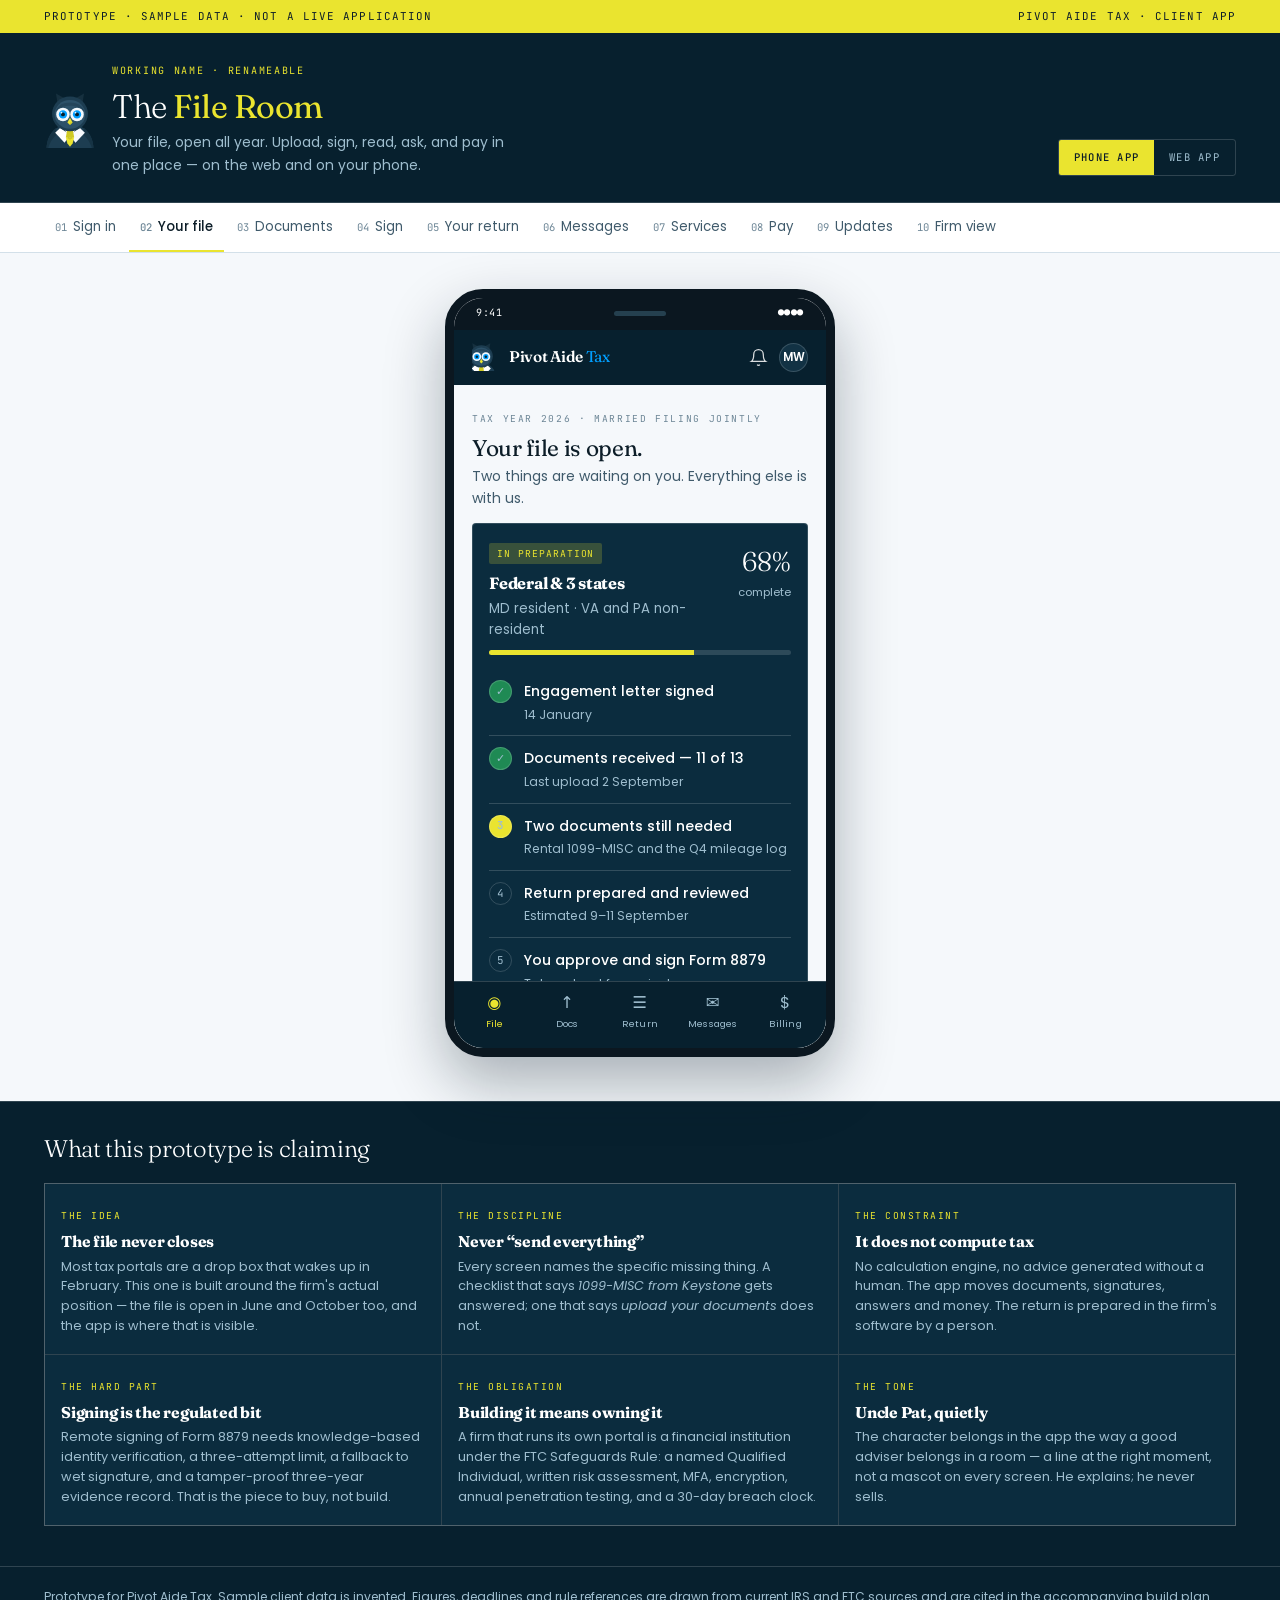
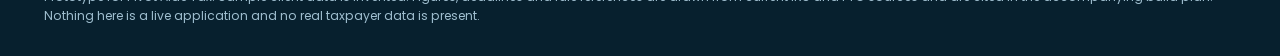
<file: 4 - App Prototype - The File Room (open in any browser).html>
<!DOCTYPE html>
<html lang="en">
<head>
<meta charset="utf-8">
<meta name="viewport" content="width=device-width, initial-scale=1">
<meta name="description" content="The File Room — clickable prototype of the Pivot Aide Tax client app: secure upload, IRS-compliant signing, the prepared return, messaging, services, payment, updates, and the firm-side console.">
<style>html{color-scheme:light dark}body{margin:0}img{max-width:100%}[hidden]{display:none!important}</style>
<title>The File Room</title>
<link rel="stylesheet" href="https://fonts.googleapis.com/css2?family=Fraunces:opsz,wght@9..144,300;9..144,400;9..144,600;9..144,700&family=Poppins:wght@300;400;500;600&family=JetBrains+Mono:wght@400;500&display=swap">

<style>
/* ============================================================
   THE FILE ROOM — Pivot Aide Tax client app prototype
   ============================================================ */
:root{
  --brand:#019FFF;
  --blue:#0A6BA8;
  --blue-dk:#08557F;
  --gold:#EAE42F;
  --gold-dp:#B9B31C;

  --ground:#F5F8FB;
  --surface:#FFFFFF;
  --surface-2:#EDF4F9;
  --ink:#0C1D28;
  --ink-2:#3F5A6B;
  --ink-3:#6E8797;
  --line:#D3E0E9;
  --line-2:#E5EDF3;

  --night:#07202E;
  --night-2:#0B2C3E;
  --night-3:#123244;
  --night-line:rgba(255,255,255,.16);
  --night-ink:#DCEBF3;
  --night-ink-2:#9FBECF;

  --ok:#1F8A54;
  --ok-bg:#E6F5EC;
  --warn:#B45309;
  --warn-bg:#FDF2E2;

  --f-display:'Fraunces', Georgia, 'Times New Roman', serif;
  --f-body:'Poppins', system-ui, -apple-system, 'Segoe UI', sans-serif;
  --f-mono:'JetBrains Mono', ui-monospace, 'SF Mono', Menlo, monospace;
}
@media (prefers-color-scheme: dark){
  :root:not([data-theme="light"]){
    --ground:#061A22; --surface:#0F2B38; --surface-2:#153545;
    --ink:#E6F1F7; --ink-2:#A8C3D2; --ink-3:#7B9AAB;
    --line:#204558; --line-2:#1A3948; --blue:#3FB4FF; --blue-dk:#7CCBFF;
    --gold-dp:#EAE42F; --ok-bg:#0E3324; --warn-bg:#3A2A10;
  }
}
:root[data-theme="dark"]{
  --ground:#061A22; --surface:#0F2B38; --surface-2:#153545;
  --ink:#E6F1F7; --ink-2:#A8C3D2; --ink-3:#7B9AAB;
  --line:#204558; --line-2:#1A3948; --blue:#3FB4FF; --blue-dk:#7CCBFF;
  --gold-dp:#EAE42F; --ok-bg:#0E3324; --warn-bg:#3A2A10;
}

*{ box-sizing:border-box; }
body{ margin:0; background:var(--ground); color:var(--ink);
  font-family:var(--f-body); font-size:15px; line-height:1.6;
  -webkit-font-smoothing:antialiased; }
h1,h2,h3,h4{ font-family:var(--f-display); margin:0; letter-spacing:-.015em;
  line-height:1.12; font-variation-settings:'SOFT' 20; }
p{ margin:0; }
a{ color:inherit; }
button{ font:inherit; color:inherit; }

/* ---------- board chrome ---------- */
.protobar{ background:var(--gold); color:#0C1D28; font-family:var(--f-mono);
  font-size:.68rem; letter-spacing:.1em; text-transform:uppercase; padding:8px 0; }
.shell{ width:100%; max-width:1240px; margin:0 auto; padding:0 24px; }
.protobar .in{ display:flex; gap:16px; flex-wrap:wrap; align-items:center;
  justify-content:space-between; }

.board{ background:var(--night); color:#fff; padding:30px 0 26px;
  border-bottom:1px solid var(--night-line); }
.board .in{ display:flex; gap:30px; align-items:flex-end; justify-content:space-between;
  flex-wrap:wrap; }
.board .id{ display:flex; gap:16px; align-items:center; }
.board .id svg{ width:52px; flex:none; }
.board h1{ font-size:2.05rem; font-weight:300; }
.board h1 em{ font-style:normal; color:var(--gold); font-weight:400; }
.board .tag{ font-family:var(--f-mono); font-size:.63rem; letter-spacing:.17em;
  text-transform:uppercase; color:var(--gold); display:block; margin-bottom:8px; }
.board p{ color:var(--night-ink-2); font-size:.87rem; max-width:46ch; margin-top:7px; }

.toggle{ display:flex; border:1px solid var(--night-line); border-radius:3px; overflow:hidden; flex:none; }
.toggle button{ background:transparent; border:0; color:var(--night-ink-2); cursor:pointer;
  font-family:var(--f-mono); font-size:.66rem; letter-spacing:.12em; text-transform:uppercase;
  padding:9px 15px; }
.toggle button[aria-pressed="true"]{ background:var(--gold); color:#0C1D28; font-weight:500; }

/* ---------- screen tabs ---------- */
.screens{ background:var(--surface); border-bottom:1px solid var(--line);
  position:sticky; top:0; z-index:20; }
.screens .in{ display:flex; gap:2px; overflow-x:auto; scrollbar-width:thin; }
.screens button{ background:transparent; border:0; cursor:pointer; white-space:nowrap;
  padding:13px 11px; font-size:.83rem; color:var(--ink-2);
  border-bottom:2px solid transparent; }
.screens button:hover{ color:var(--blue); }
.screens button[aria-selected="true"]{ color:var(--ink); font-weight:500;
  border-bottom-color:var(--gold); }
.screens .n{ font-family:var(--f-mono); font-size:.66rem; color:var(--ink-3); margin-right:6px; }

/* ---------- stage + device ---------- */
.stage{ padding:36px 0 44px; display:flex; justify-content:center; }
.device{ transition:width .22s ease; }

.device.phone{ width:390px; border:9px solid #0B1720; border-radius:38px;
  box-shadow:0 26px 60px rgba(6,26,38,.32); overflow:hidden; background:var(--surface); }
.device.desk{ width:100%; max-width:1100px; border:1px solid var(--line);
  border-radius:8px; overflow:hidden; box-shadow:0 20px 50px rgba(6,26,38,.14);
  background:var(--surface); }

.notch{ background:#0B1720; color:#fff; display:flex; align-items:center;
  justify-content:space-between; padding:7px 22px 9px;
  font-family:var(--f-mono); font-size:.63rem; letter-spacing:.06em; }
.notch .dot{ width:52px; height:5px; border-radius:3px; background:#25404F; }
.device.desk .notch{ display:none; }

.urlbar{ display:none; background:var(--surface-2); border-bottom:1px solid var(--line);
  padding:10px 16px; align-items:center; gap:10px; }
.device.desk .urlbar{ display:flex; }
.urlbar .lights{ display:flex; gap:6px; }
.urlbar .lights i{ width:10px; height:10px; border-radius:50%; background:var(--line);
  display:block; }
.urlbar .u{ flex:1; background:var(--surface); border:1px solid var(--line); border-radius:3px;
  padding:5px 11px; font-family:var(--f-mono); font-size:.7rem; color:var(--ink-2); }
.urlbar .u b{ color:var(--ink); font-weight:500; }

/* ---------- app frame ---------- */
.app{ display:grid; grid-template-rows:auto 1fr auto; height:718px; background:var(--ground); }
.device.desk .app{ grid-template-columns:216px 1fr; grid-template-rows:auto 1fr;
  height:724px; }
.device.desk .appbar{ grid-column:1 / -1; }
.device.desk .side{ display:flex; }
.device.desk .tabbar{ display:none; }

.appbar{ background:var(--night); color:#fff; padding:13px 18px;
  display:flex; align-items:center; gap:11px; }
.appbar svg.owl{ width:26px; flex:none; }
.appbar .wm{ font-family:var(--f-display); font-weight:600; font-size:.97rem;
  letter-spacing:-.02em; }
.appbar .wm span{ color:var(--brand); font-weight:400; }
.appbar .sp{ flex:1; }
.appbar .bell{ position:relative; width:19px; height:19px; opacity:.85; }
.appbar .bell:after{ content:''; position:absolute; top:-2px; right:-2px; width:8px; height:8px;
  border-radius:50%; background:var(--gold); border:1.5px solid var(--night); }
.appbar .av{ width:29px; height:29px; border-radius:50%; background:var(--night-3);
  display:grid; place-items:center; font-size:.72rem; font-weight:600; color:#fff;
  border:1px solid var(--night-line); }

.side{ display:none; flex-direction:column; background:var(--night-2);
  border-right:1px solid var(--night-line); padding:16px 0; }
.side a{ display:flex; align-items:center; gap:10px; padding:9px 18px; text-decoration:none;
  color:var(--night-ink-2); font-size:.85rem; cursor:pointer; }
.side a:hover{ color:#fff; background:rgba(255,255,255,.05); }
.side a.on{ color:#fff; font-weight:500; box-shadow:inset 3px 0 0 var(--gold);
  background:rgba(255,255,255,.06); }
.side a .ic{ width:16px; text-align:center; font-size:.86rem; opacity:.8; }
.side .grp{ font-family:var(--f-mono); font-size:.58rem; letter-spacing:.16em;
  text-transform:uppercase; color:var(--night-ink-2); opacity:.65; padding:16px 18px 6px; }

.body{ overflow-y:auto; overflow-x:hidden; padding:20px 18px 26px; min-height:0; }
.device.desk .body{ padding:28px 30px 34px; }

.tabbar{ display:flex; background:var(--night); border-top:1px solid var(--night-line);
  padding:8px 4px 12px; }
.tabbar button{ flex:1; background:transparent; border:0; cursor:pointer;
  display:flex; flex-direction:column; align-items:center; gap:4px;
  color:var(--night-ink-2); font-size:.6rem; letter-spacing:.02em; padding:5px 2px; }
.tabbar button .ic{ font-size:1.02rem; line-height:1; }
.tabbar button.on{ color:var(--gold); }

/* ---------- app content primitives ---------- */
.scr{ display:none; }
.scr.on{ display:block; animation:fade .22s ease both; }
@keyframes fade{ from{opacity:0; transform:translateY(5px)} to{opacity:1; transform:none} }

.eyebrow{ font-family:var(--f-mono); font-size:.6rem; letter-spacing:.17em;
  text-transform:uppercase; color:var(--ink-3); }
.h-s{ font-size:1.42rem; font-weight:400; margin:7px 0 3px; }
.device.desk .h-s{ font-size:1.72rem; }
.lede{ color:var(--ink-2); font-size:.87rem; }

.card{ background:var(--surface); border:1px solid var(--line); border-radius:4px;
  padding:16px 16px 15px; margin-top:14px; }
.card.night{ background:var(--night-2); border-color:var(--night-line); color:var(--night-ink); }
.card.night h3, .card.night .h-s{ color:#fff; }
.card.night p{ color:var(--night-ink-2); }
.card h3{ font-size:1.02rem; }
.card .sub{ color:var(--ink-2); font-size:.83rem; margin-top:5px; }

.chip{ display:inline-flex; align-items:center; gap:5px; font-family:var(--f-mono);
  font-size:.6rem; letter-spacing:.1em; text-transform:uppercase; padding:3px 8px;
  border-radius:2px; background:var(--surface-2); color:var(--ink-2); flex:none; }
.chip.ok{ background:var(--ok-bg); color:var(--ok); }
.chip.warn{ background:var(--warn-bg); color:var(--warn); }
.chip.gold{ background:rgba(234,228,47,.2); color:var(--gold-dp); }
.card.night .chip.gold{ color:var(--gold); }
.chip.night{ background:rgba(255,255,255,.1); color:var(--night-ink-2); }

.btn{ display:inline-flex; align-items:center; justify-content:center; gap:8px;
  border:1px solid transparent; border-radius:3px; padding:11px 17px; cursor:pointer;
  font-size:.87rem; font-weight:500; text-decoration:none; }
.btn-g{ background:var(--gold); color:#0C1D28; border-color:var(--gold); }
.btn-b{ background:var(--blue); color:#fff; border-color:var(--blue); }
.btn-o{ background:transparent; border-color:var(--line); color:var(--ink); }
.btn-w{ background:transparent; border-color:var(--night-line); color:#fff; }
.btn.full{ width:100%; }
.btn.sm{ padding:8px 13px; font-size:.8rem; }

.rows{ margin-top:14px; border:1px solid var(--line); border-radius:4px; overflow:hidden;
  background:var(--surface); }
.row{ display:flex; align-items:center; gap:12px; padding:13px 15px;
  border-bottom:1px solid var(--line-2); }
.row:last-child{ border-bottom:0; }
.row .g{ flex:1; min-width:0; }
.row .t{ font-size:.9rem; font-weight:500; }
.row .m{ font-size:.76rem; color:var(--ink-3); margin-top:2px; }
.row .ic{ width:30px; height:30px; border-radius:3px; background:var(--surface-2);
  display:grid; place-items:center; font-size:.9rem; flex:none; }
.rowhead{ background:var(--surface-2); padding:9px 15px; font-family:var(--f-mono);
  font-size:.6rem; letter-spacing:.14em; text-transform:uppercase; color:var(--ink-3);
  border-bottom:1px solid var(--line-2); }

.kv{ display:flex; justify-content:space-between; gap:14px; padding:9px 0;
  border-bottom:1px solid var(--line-2); font-size:.87rem; }
.kv:last-child{ border-bottom:0; }
.kv b{ font-weight:500; font-variant-numeric:tabular-nums; }
.kv span{ color:var(--ink-2); }

.note{ display:flex; gap:11px; align-items:flex-start; margin-top:14px;
  border-left:2px solid var(--gold); padding:11px 0 11px 13px; }
.note svg{ width:30px; flex:none; margin-top:1px; }
.note q{ font-family:var(--f-display); font-size:.98rem; font-weight:300;
  line-height:1.4; quotes:'"' '"'; display:block; }
.note .by{ font-family:var(--f-mono); font-size:.6rem; letter-spacing:.14em;
  text-transform:uppercase; color:var(--ink-3); margin-top:7px; }
.card.night .note .by{ color:var(--night-ink-2); }

.g2{ display:grid; grid-template-columns:1fr 1fr; gap:12px; margin-top:14px; }
.device.phone .g2.stackp{ grid-template-columns:1fr; }
.stat{ background:var(--surface); border:1px solid var(--line); border-radius:4px; padding:13px 14px; }
.stat .n{ font-family:var(--f-display); font-size:1.5rem; font-weight:400;
  font-variant-numeric:tabular-nums; line-height:1.1; }
.stat .l{ font-size:.74rem; color:var(--ink-3); margin-top:4px; }

.field{ margin-top:12px; }
.field label{ display:block; font-size:.78rem; color:var(--ink-2); margin-bottom:5px; }
.field .inp{ border:1px solid var(--line); border-radius:3px; background:var(--surface);
  padding:11px 13px; font-size:.9rem; color:var(--ink); }
.field .inp.ph{ color:var(--ink-3); }

.prog{ height:5px; background:var(--line-2); border-radius:3px; overflow:hidden; margin-top:10px; }
.prog i{ display:block; height:100%; background:var(--gold); }
.card.night .prog{ background:rgba(255,255,255,.14); }

.steps{ counter-reset:s; margin-top:14px; }
.step{ display:flex; gap:12px; padding:11px 0; border-bottom:1px solid var(--line-2); }
.step:last-child{ border-bottom:0; }
.step .n{ counter-increment:s; width:23px; height:23px; border-radius:50%; flex:none;
  border:1px solid var(--line); display:grid; place-items:center;
  font-family:var(--f-mono); font-size:.68rem; color:var(--ink-3); }
.step .n:before{ content:counter(s); }
.step.done .n{ background:var(--ok); border-color:var(--ok); color:#fff; }
.step.done .n:before{ content:'\2713'; }
.step.now .n{ background:var(--gold); border-color:var(--gold); color:#0C1D28; font-weight:600; }
.step .t{ font-size:.88rem; font-weight:500; }
.step .m{ font-size:.77rem; color:var(--ink-3); margin-top:2px; }
.card.night .step{ border-color:var(--night-line); }
.card.night .step .n{ border-color:var(--night-line); color:var(--night-ink-2); }
.card.night .step .m{ color:var(--night-ink-2); }

.opts{ margin-top:13px; display:flex; flex-direction:column; gap:8px; }
.opts label{ display:flex; align-items:center; gap:11px; cursor:pointer;
  border:1px solid var(--night-line); border-radius:3px; padding:11px 13px;
  font-size:.88rem; color:#fff; background:rgba(255,255,255,.03); }
.opts label i{ width:16px; height:16px; border-radius:50%; flex:none;
  border:1.5px solid var(--night-ink-2); display:block; }
.opts label:hover{ border-color:var(--night-ink-2); }
.opts label.pick{ border-color:var(--gold); background:rgba(234,228,47,.09); }
.opts label.pick i{ border-color:var(--gold); box-shadow:inset 0 0 0 3.5px var(--night-2),
  inset 0 0 0 9px var(--gold); }

.drop{ border:1.5px dashed var(--line); border-radius:4px; padding:24px 16px; text-align:center;
  background:var(--surface-2); margin-top:14px; }
.drop .ic{ font-size:1.5rem; }
.drop .t{ font-size:.9rem; font-weight:500; margin-top:7px; }
.drop .m{ font-size:.77rem; color:var(--ink-3); margin-top:4px; }

.msg{ display:flex; gap:10px; margin-top:14px; }
.msg .av{ width:30px; height:30px; border-radius:50%; flex:none; display:grid;
  place-items:center; font-size:.7rem; font-weight:600; background:var(--surface-2);
  color:var(--ink-2); border:1px solid var(--line); }
.msg .bub{ background:var(--surface); border:1px solid var(--line); border-radius:4px;
  padding:11px 13px; font-size:.86rem; }
.msg .who{ font-family:var(--f-mono); font-size:.58rem; letter-spacing:.12em;
  text-transform:uppercase; color:var(--ink-3); margin-bottom:5px; }
.msg.me{ flex-direction:row-reverse; }
.msg.me .bub{ background:var(--surface-2); }
.msg.pat .av{ background:var(--night-2); border-color:var(--night-line); padding:3px; }
.msg.pat .av svg{ width:100%; }

.quick{ display:flex; gap:7px; flex-wrap:wrap; margin-top:14px; }
.quick span{ border:1px solid var(--line); border-radius:20px; padding:6px 12px;
  font-size:.78rem; color:var(--ink-2); cursor:pointer; background:var(--surface); }
.quick span:hover{ border-color:var(--blue); color:var(--blue); }

.svcard{ border:1px solid var(--line); border-radius:4px; background:var(--surface);
  padding:15px; display:flex; flex-direction:column; gap:7px; }
.svcard.flag{ border-color:var(--gold-dp); background:linear-gradient(180deg,rgba(234,228,47,.09),transparent 60%); }
.svcard h3{ font-size:1rem; }
.svcard p{ font-size:.8rem; color:var(--ink-2); flex:1; }
.svcard .pz{ font-family:var(--f-mono); font-size:.8rem; color:var(--ink); }

.seg{ display:flex; border:1px solid var(--line); border-radius:3px; overflow:hidden;
  margin-top:12px; }
.seg div{ flex:1; text-align:center; padding:10px 8px; font-size:.83rem; cursor:pointer;
  color:var(--ink-2); }
.seg div.on{ background:var(--night); color:#fff; font-weight:500; }

.feed{ margin-top:14px; }
.fitem{ display:flex; gap:12px; padding:13px 0; border-bottom:1px solid var(--line-2); }
.fitem:last-child{ border-bottom:0; }
.fitem .d{ width:8px; height:8px; border-radius:50%; background:var(--line); flex:none;
  margin-top:7px; }
.fitem.new .d{ background:var(--gold); }
.fitem .t{ font-size:.88rem; font-weight:500; }
.fitem .m{ font-size:.79rem; color:var(--ink-2); margin-top:3px; }
.fitem .w{ font-family:var(--f-mono); font-size:.62rem; color:var(--ink-3); margin-top:5px; }

.legal{ font-size:.72rem; color:var(--ink-3); margin-top:14px; line-height:1.5; }
.ph{ display:inline-block; font-family:var(--f-mono); font-size:.58rem; letter-spacing:.12em;
  text-transform:uppercase; color:var(--ink-3); border:1px dashed var(--line);
  padding:4px 8px; border-radius:2px; }

/* ---------- annotations under the device ---------- */
.notes{ background:var(--night); color:var(--night-ink); padding:34px 0 40px;
  border-top:1px solid var(--night-line); }
.notes h2{ font-size:1.5rem; font-weight:300; color:#fff; }
.notes .grid{ display:grid; grid-template-columns:repeat(3,1fr); gap:1px;
  background:var(--night-line); border:1px solid var(--night-line); margin-top:20px; }
.notes .c{ background:var(--night-2); padding:18px 16px; }
.notes .c .k{ font-family:var(--f-mono); font-size:.6rem; letter-spacing:.16em;
  text-transform:uppercase; color:var(--gold); }
.notes .c h3{ font-size:.98rem; color:#fff; margin:7px 0 6px; }
.notes .c p{ font-size:.8rem; color:var(--night-ink-2); line-height:1.55; }

.foot{ background:var(--night); color:var(--night-ink-2); font-size:.76rem;
  padding:20px 0 30px; border-top:1px solid var(--night-line); }

@media (max-width:1180px){
  .device.desk{ max-width:100%; }
}
@media (max-width:860px){
  .board .in{ align-items:flex-start; }
  .board h1{ font-size:1.7rem; }
  .notes .grid{ grid-template-columns:1fr; }
  .stage{ padding:24px 0 30px; }
  .device.phone{ width:min(390px,100%); }
}
@media (max-width:430px){
  .device.phone{ border-width:0; border-radius:0; }
  .shell{ padding:0 14px; }
}
</style>
</head>
<body>

<svg width="0" height="0" style="position:absolute" aria-hidden="true">
  <symbol id="pat" viewBox="0 0 200 220">
  <!-- torso -->
  <path d="M100 128 C140 128 172 150 184 186 C188 198 190 209 190 220 L10 220 C10 209 12 198 16 186 C28 150 60 128 100 128 Z" fill="#1D3D51"/>
  <path d="M46 170 C32 184 21 200 16 220 L10 220 C10 209 12 198 16 186 C22 168 33 152 47 141 Z" fill="#163344"/>
  <path d="M154 170 C168 184 179 200 184 220 L190 220 C190 209 188 198 184 186 C178 168 167 152 153 141 Z" fill="#163344"/>
  <!-- shirt behind the collar -->
  <path d="M66 128 L134 128 L100 184 Z" fill="#FFFFFF"/>
  <!-- collar flaps -->
  <path d="M63 141 L100 170 L79 199 L43 161 Z" fill="#FFFFFF"/>
  <path d="M137 141 L100 170 L121 199 L157 161 Z" fill="#FFFFFF"/>
  <path d="M137 141 L100 170 L121 199 L157 161 Z" fill="#E3ECF3" opacity=".3"/>
  <!-- tie -->
  <path d="M89 150 L111 150 L116 178 L84 178 Z" fill="#CFC922"/>
  <path d="M84 178 L116 178 L110 202 L100 214 L90 202 Z" fill="#EAE42F"/>
  <path d="M84 178 L116 178 L100 188 Z" fill="#B4AE18" opacity=".5"/>
  <!-- ear tufts -->
  <path d="M52 46 L46 10 L88 34 Z" fill="#16303F"/>
  <path d="M148 46 L154 10 L112 34 Z" fill="#16303F"/>
  <!-- head -->
  <ellipse cx="100" cy="88" rx="69" ry="67" fill="#1D3D51"/>
  <!-- facial disc -->
  <ellipse cx="100" cy="90" rx="59" ry="55" fill="#2C5169"/>
  <!-- brow -->
  <path d="M100 44 C132 44 152 60 156 82 C146 66 126 57 100 57 C74 57 54 66 44 82 C48 60 68 44 100 44 Z" fill="#24455B"/>
  <!-- eyes -->
  <circle cx="73" cy="90" r="26" fill="#F2F8FC"/>
  <circle cx="127" cy="90" r="26" fill="#F2F8FC"/>
  <circle cx="73" cy="90" r="16" fill="#019FFF"/>
  <circle cx="127" cy="90" r="16" fill="#019FFF"/>
  <circle cx="73" cy="90" r="7.5" fill="#06202D"/>
  <circle cx="127" cy="90" r="7.5" fill="#06202D"/>
  <circle cx="67" cy="83" r="3.4" fill="#FFFFFF" opacity=".92"/>
  <circle cx="121" cy="83" r="3.4" fill="#FFFFFF" opacity=".92"/>
  <!-- beak -->
  <path d="M100 103 L110 121 L100 131 L90 121 Z" fill="#EAE42F"/>
  <path d="M100 121 L110 121 L100 131 Z" fill="#B4AE18" opacity=".45"/>
</symbol>
  <symbol id="pat-av" viewBox="22 4 156 172">
  <!-- torso -->
  <path d="M100 128 C140 128 172 150 184 186 C188 198 190 209 190 220 L10 220 C10 209 12 198 16 186 C28 150 60 128 100 128 Z" fill="#1D3D51"/>
  
  <!-- shirt behind the collar -->
  <path d="M66 128 L134 128 L100 184 Z" fill="#FFFFFF"/>
  <!-- collar flaps -->
  <path d="M63 141 L100 170 L79 199 L43 161 Z" fill="#FFFFFF"/>
  <path d="M137 141 L100 170 L121 199 L157 161 Z" fill="#FFFFFF"/>
  
  <!-- tie -->
  <path d="M89 150 L111 150 L116 178 L84 178 Z" fill="#CFC922"/>
  <path d="M84 178 L116 178 L110 202 L100 214 L90 202 Z" fill="#EAE42F"/>
  
  <!-- ear tufts -->
  <path d="M52 46 L46 10 L88 34 Z" fill="#16303F"/>
  <path d="M148 46 L154 10 L112 34 Z" fill="#16303F"/>
  <!-- head -->
  <ellipse cx="100" cy="88" rx="69" ry="67" fill="#1D3D51"/>
  <!-- facial disc -->
  <ellipse cx="100" cy="90" rx="59" ry="55" fill="#2C5169"/>
  <!-- brow -->
  <path d="M100 44 C132 44 152 60 156 82 C146 66 126 57 100 57 C74 57 54 66 44 82 C48 60 68 44 100 44 Z" fill="#24455B"/>
  <!-- eyes -->
  <circle cx="73" cy="90" r="26" fill="#F2F8FC"/>
  <circle cx="127" cy="90" r="26" fill="#F2F8FC"/>
  <circle cx="73" cy="90" r="16" fill="#019FFF"/>
  <circle cx="127" cy="90" r="16" fill="#019FFF"/>
  <circle cx="73" cy="90" r="7.5" fill="#06202D"/>
  <circle cx="127" cy="90" r="7.5" fill="#06202D"/>
  
  <!-- beak -->
  <path d="M100 103 L110 121 L100 131 L90 121 Z" fill="#EAE42F"/>
  
</symbol>
</svg>

<div class="protobar"><div class="shell in">
  <span>Prototype &middot; sample data &middot; not a live application</span>
  <span>Pivot Aide Tax &middot; client app</span>
</div></div>

<header class="board"><div class="shell in">
  <div class="id">
    <svg viewBox="0 0 200 220" role="img" aria-label="Uncle Pat"><use href="#pat"></use></svg>
    <div>
      <span class="tag">Working name &middot; renameable</span>
      <h1>The <em>File Room</em></h1>
      <p>Your file, open all year. Upload, sign, read, ask, and pay in one place &mdash;
      on the web and on your phone.</p>
    </div>
  </div>
  <div class="toggle" role="group" aria-label="Device">
    <button id="b-phone" aria-pressed="true">Phone app</button>
    <button id="b-desk" aria-pressed="false">Web app</button>
  </div>
</div></header>

<nav class="screens"><div class="shell in" id="tabs">
  <button data-s="signin" aria-selected="false"><span class="n">01</span>Sign in</button>
  <button data-s="home" aria-selected="true"><span class="n">02</span>Your file</button>
  <button data-s="docs" aria-selected="false"><span class="n">03</span>Documents</button>
  <button data-s="sign" aria-selected="false"><span class="n">04</span>Sign</button>
  <button data-s="return" aria-selected="false"><span class="n">05</span>Your return</button>
  <button data-s="msgs" aria-selected="false"><span class="n">06</span>Messages</button>
  <button data-s="svcs" aria-selected="false"><span class="n">07</span>Services</button>
  <button data-s="pay" aria-selected="false"><span class="n">08</span>Pay</button>
  <button data-s="news" aria-selected="false"><span class="n">09</span>Updates</button>
  <button data-s="firm" aria-selected="false"><span class="n">10</span>Firm view</button>
</div></nav>

<div class="stage"><div class="device phone" id="device">

  <div class="notch"><span>9:41</span><span class="dot"></span><span>&#9679;&#9679;&#9679;&#9679;</span></div>

  <div class="urlbar">
    <span class="lights"><i></i><i></i><i></i></span>
    <span class="u">https://<b>file.pivotaidetax.com</b>/dashboard</span>
  </div>

  <div class="app">

    <div class="appbar">
      <svg class="owl" viewBox="22 4 156 172" aria-hidden="true"><use href="#pat-av"></use></svg>
      <span class="wm">Pivot Aide <span>Tax</span></span>
      <span class="sp"></span>
      <svg class="bell" viewBox="0 0 24 24" fill="none" stroke="currentColor" stroke-width="1.6"
        aria-hidden="true"><path d="M18 8A6 6 0 0 0 6 8c0 7-3 9-3 9h18s-3-2-3-9"/><path d="M13.7 21a2 2 0 0 1-3.4 0"/></svg>
      <span class="av">MW</span>
    </div>

    <div class="side" id="side">
      <a data-go="home" class="on"><span class="ic">&#9673;</span>Your file</a>
      <a data-go="docs"><span class="ic">&#8593;</span>Documents</a>
      <a data-go="sign"><span class="ic">&#9998;</span>Sign</a>
      <a data-go="return"><span class="ic">&#9776;</span>Your return</a>
      <a data-go="msgs"><span class="ic">&#9993;</span>Messages</a>
      <span class="grp">Your firm</span>
      <a data-go="svcs"><span class="ic">&#9678;</span>Services</a>
      <a data-go="pay"><span class="ic">$</span>Billing</a>
      <a data-go="news"><span class="ic">&#9679;</span>Updates</a>
    </div>

    <div class="body" id="body">

<!-- ============================== 01 SIGN IN -->
<section class="scr" id="s-signin">
  <div style="text-align:center;padding:14px 0 4px">
    <svg viewBox="0 0 200 220" style="width:74px" aria-hidden="true"><use href="#pat"></use></svg>
    <h2 class="h-s" style="margin-top:12px">Welcome back.</h2>
    <p class="lede">Your file is open. Sign in to see where it stands.</p>
  </div>

  <div class="card">
    <div class="field">
      <label>Email</label>
      <div class="inp">m.whitfield@example.com</div>
    </div>
    <div class="field">
      <label>Password</label>
      <div class="inp">&bull;&bull;&bull;&bull;&bull;&bull;&bull;&bull;&bull;&bull;&bull;&bull;</div>
    </div>
    <div style="margin-top:16px"><span class="btn btn-g full">Continue</span></div>
    <p class="legal" style="text-align:center">Forgot your password?</p>
  </div>

  <div class="card night">
    <span class="chip night">Step 2 of 2</span>
    <h3 style="margin-top:10px">Verification code</h3>
    <p class="sub" style="color:var(--night-ink-2)">We sent a six-digit code to the phone ending
    <b style="color:#fff">&bull;&bull;&bull;&bull; 4417</b>. It expires in ten minutes.</p>
    <div style="display:flex;gap:7px;margin-top:14px">
      <span class="inp" style="flex:1;text-align:center;border-color:var(--night-line);background:var(--night-3);color:#fff">4</span>
      <span class="inp" style="flex:1;text-align:center;border-color:var(--night-line);background:var(--night-3);color:#fff">1</span>
      <span class="inp" style="flex:1;text-align:center;border-color:var(--night-line);background:var(--night-3);color:#fff">9</span>
      <span class="inp" style="flex:1;text-align:center;border-color:var(--night-line);background:var(--night-3);color:#fff">0</span>
      <span class="inp" style="flex:1;text-align:center;border-color:var(--night-line);background:var(--night-3);color:#fff">2</span>
      <span class="inp" style="flex:1;text-align:center;border-color:var(--night-line);background:var(--night-3);color:var(--ink-3)">&nbsp;</span>
    </div>
    <div style="margin-top:16px"><span class="btn btn-g full">Verify and open my file</span></div>
    <p class="legal" style="color:var(--night-ink-2);margin-top:12px">Trust this device for 30 days.
    Passkey and Face&nbsp;ID sign-in available on the phone app.</p>
  </div>

  <p class="legal"><b>Why the second step:</b> multi-factor authentication is required for anyone
  reaching customer information under the FTC Safeguards Rule (16&nbsp;CFR&nbsp;&sect;314.4(c)(5)).
  It is not optional and it cannot be turned off.</p>
</section>

<!-- ============================== 02 HOME -->
<section class="scr on" id="s-home">
  <span class="eyebrow">Tax year 2026 &middot; Married filing jointly</span>
  <h2 class="h-s">Your file is open.</h2>
  <p class="lede">Two things are waiting on you. Everything else is with us.</p>

  <div class="card night">
    <div style="display:flex;justify-content:space-between;align-items:flex-start;gap:12px">
      <div>
        <span class="chip gold">In preparation</span>
        <h3 style="margin-top:10px;color:#fff">Federal &amp; 3 states</h3>
        <p class="sub" style="color:var(--night-ink-2)">MD resident &middot; VA and PA non-resident</p>
      </div>
      <div style="text-align:right;flex:none">
        <div style="font-family:var(--f-display);font-size:1.7rem;color:#fff;font-weight:300">68%</div>
        <div style="font-size:.7rem;color:var(--night-ink-2)">complete</div>
      </div>
    </div>
    <div class="prog"><i style="width:68%"></i></div>
    <div class="steps">
      <div class="step done"><span class="n"></span><div><div class="t" style="color:#fff">Engagement letter signed</div><div class="m">14 January</div></div></div>
      <div class="step done"><span class="n"></span><div><div class="t" style="color:#fff">Documents received &mdash; 11 of 13</div><div class="m">Last upload 2 September</div></div></div>
      <div class="step now"><span class="n"></span><div><div class="t" style="color:#fff">Two documents still needed</div><div class="m">Rental 1099-MISC and the Q4 mileage log</div></div></div>
      <div class="step"><span class="n"></span><div><div class="t" style="color:#fff">Return prepared and reviewed</div><div class="m">Estimated 9&ndash;11 September</div></div></div>
      <div class="step"><span class="n"></span><div><div class="t" style="color:#fff">You approve and sign Form 8879</div><div class="m">Takes about four minutes</div></div></div>
      <div class="step"><span class="n"></span><div><div class="t" style="color:#fff">Filed and accepted</div><div class="m">We watch for the acceptance and tell you</div></div></div>
    </div>
  </div>

  <div class="card" style="border-left:3px solid var(--gold)">
    <span class="chip warn">Needs you</span>
    <h3 style="margin-top:9px">Two documents outstanding</h3>
    <p class="sub">The rental 1099-MISC from Keystone Property Group, and your Q4 mileage log.
    Nothing else is holding the return up.</p>
    <div style="margin-top:13px"><span class="btn btn-g" data-go="docs">Upload them</span></div>
  </div>

  <div class="g2 stackp">
    <div class="stat"><div class="n">$1,240</div><div class="l">Invoice due 15 September</div></div>
    <div class="stat"><div class="n">2</div><div class="l">Unread messages</div></div>
  </div>

  <div class="card">
    <span class="eyebrow">Coming up on your file</span>
    <div class="kv" style="margin-top:9px"><span>Q3 estimated payment</span><b>15 Sep 2026</b></div>
    <div class="kv"><span>Extended individual return deadline</span><b>15 Oct 2026</b></div>
    <div class="kv"><span>Year-end planning call</span><b>Book in November</b></div>
  </div>

  <div class="note">
    <svg viewBox="0 0 200 220" aria-hidden="true"><use href="#pat"></use></svg>
    <div>
      <q>A file that stays open all year is a file nobody has to reconstruct in April.</q>
      <div class="by">Uncle Pat</div>
    </div>
  </div>
</section>

<!-- ============================== 03 DOCUMENTS -->
<section class="scr" id="s-docs">
  <span class="eyebrow">Tax year 2026</span>
  <h2 class="h-s">Documents</h2>
  <p class="lede">Eleven of thirteen in. We tell you exactly what is missing &mdash; never
  &ldquo;send everything.&rdquo;</p>

  <div class="drop">
    <div class="ic">&#8593;</div>
    <div class="t">Drop files here, or take a photo</div>
    <div class="m">PDF, JPG, PNG, HEIC, CSV &middot; up to 50&nbsp;MB each &middot; scanned on arrival</div>
    <div style="margin-top:13px;display:flex;gap:8px;justify-content:center;flex-wrap:wrap">
      <span class="btn btn-b sm">Choose files</span>
      <span class="btn btn-o sm">Use camera</span>
    </div>
  </div>

  <div class="rows">
    <div class="rowhead">Still needed &mdash; 2</div>
    <div class="row">
      <span class="ic">&#9888;</span>
      <div class="g"><div class="t">1099-MISC &mdash; Keystone Property Group</div>
      <div class="m">Rental income &middot; requested 24 August</div></div>
      <span class="chip warn">Needed</span>
    </div>
    <div class="row">
      <span class="ic">&#9888;</span>
      <div class="g"><div class="t">Q4 mileage log</div>
      <div class="m">Schedule C &middot; any format, a spreadsheet is fine</div></div>
      <span class="chip warn">Needed</span>
    </div>
    <div class="rowhead">In review &mdash; 1</div>
    <div class="row">
      <span class="ic">&#9711;</span>
      <div class="g"><div class="t">Closing disclosure &mdash; 214 Halcyon Row</div>
      <div class="m">Uploaded 2 September &middot; Denise is reading it</div></div>
      <span class="chip">In review</span>
    </div>
    <div class="rowhead">Received &mdash; 10</div>
    <div class="row">
      <span class="ic">&#10003;</span>
      <div class="g"><div class="t">W-2 &mdash; Halstead Medical Group</div><div class="m">Uploaded 28 August</div></div>
      <span class="chip ok">Received</span>
    </div>
    <div class="row">
      <span class="ic">&#10003;</span>
      <div class="g"><div class="t">1099-NEC &mdash; Whitfield Design Co.</div><div class="m">Uploaded 28 August</div></div>
      <span class="chip ok">Received</span>
    </div>
    <div class="row">
      <span class="ic">&#10003;</span>
      <div class="g"><div class="t">1098 &mdash; mortgage interest</div><div class="m">Uploaded 26 August</div></div>
      <span class="chip ok">Received</span>
    </div>
    <div class="row">
      <span class="ic">&#10003;</span>
      <div class="g"><div class="t">Brokerage 1099 composite</div><div class="m">Uploaded 26 August</div></div>
      <span class="chip ok">Received</span>
    </div>
    <div class="row">
      <span class="ic">&#10003;</span>
      <div class="g"><div class="t">Prior year return &mdash; TY2025</div><div class="m">Carried over from your file</div></div>
      <span class="chip ok">On file</span>
    </div>
  </div>

  <p class="legal"><b>How your documents are held.</b> Encrypted in transit and at rest, scanned for
  malware on upload, and visible only to you and the staff assigned to your file. Every open,
  download and share is logged. We keep what the law requires us to keep and dispose of the
  rest &mdash; the Safeguards Rule sets a two-year outside limit on customer information no longer
  needed.</p>
</section>

<!-- ============================== 04 SIGN -->
<section class="scr" id="s-sign">
  <span class="eyebrow">Form 8879 &middot; IRS e-file authorization</span>
  <h2 class="h-s">One signature, and we file.</h2>
  <p class="lede">The IRS requires us to prove it was really you. That is the identity check
  below &mdash; not a credit application, and it does not affect your credit.</p>

  <div class="card">
    <div style="display:flex;gap:12px;align-items:center">
      <span class="ic" style="width:40px;height:48px;border:1px solid var(--line);border-radius:2px;display:grid;place-items:center;background:var(--surface-2);font-size:.7rem;font-family:var(--f-mono)">8879</span>
      <div class="g" style="flex:1">
        <div class="t" style="font-weight:500">IRS e-file Signature Authorization</div>
        <div class="m" style="font-size:.77rem;color:var(--ink-3)">Federal &middot; 2 pages &middot; prepared 8 September</div>
      </div>
      <span class="btn btn-o sm">Read it</span>
    </div>
  </div>

  <div class="card night">
    <span class="chip night">Identity check &middot; step 1 of 3</span>
    <h3 style="margin-top:10px">Which of these lenders held a mortgage in your name?</h3>
    <p class="sub" style="color:var(--night-ink-2)">Generated from your credit file. Pick the correct
    answer &mdash; or &ldquo;none of these,&rdquo; which is sometimes right.</p>
    <div class="opts">
      <label><i></i>Cardinal Trust Bank</label>
      <label class="pick"><i></i>Meridian Home Lending</label>
      <label><i></i>Fairwater Savings</label>
      <label><i></i>None of these</label>
    </div>
    <div style="margin-top:14px"><span class="btn btn-g full">Continue</span></div>
    <p class="legal" style="color:var(--night-ink-2);margin-top:12px">You get three attempts. If the
    questions do not work &mdash; and for some people they never do &mdash; we switch you to a
    handwritten signature and nothing is lost.</p>
  </div>

  <div class="card">
    <span class="eyebrow">After the identity check</span>
    <div class="steps">
      <div class="step done"><span class="n"></span><div><div class="t">Read the return</div><div class="m">Completed 8 September</div></div></div>
      <div class="step now"><span class="n"></span><div><div class="t">Verify your identity</div><div class="m">Three multiple-choice questions</div></div></div>
      <div class="step"><span class="n"></span><div><div class="t">Draw or type your signature</div><div class="m">Both spouses sign separately</div></div></div>
      <div class="step"><span class="n"></span><div><div class="t">We transmit the return</div><div class="m">Usually within one business day</div></div></div>
    </div>
  </div>

  <p class="legal"><b>What we keep.</b> IRS Publication 1345 requires the signed form, the date and
  time, your IP address, the login used, the identity-verification result and the signature method,
  held in a tamper-proof record for three years from the later of the due date or the date the IRS
  received the return. The app records all of it automatically.</p>
</section>

<!-- ============================== 05 RETURN -->
<section class="scr" id="s-return">
  <span class="eyebrow">Tax year 2026 &middot; ready for your review</span>
  <h2 class="h-s">Your return is prepared.</h2>
  <p class="lede">Read it, ask about anything on it, then sign. Nothing is filed until you say so.</p>

  <div class="g2">
    <div class="stat"><div class="n">$3,418</div><div class="l">Federal refund</div></div>
    <div class="stat"><div class="n">$612</div><div class="l">Maryland balance due</div></div>
  </div>

  <div class="card">
    <span class="eyebrow">Compared with last year</span>
    <div class="kv" style="margin-top:9px"><span>Total income</span><b>$214,806 &nbsp;<span style="color:var(--ok)">&#9650; 8%</span></b></div>
    <div class="kv"><span>Taxable income</span><b>$168,240</b></div>
    <div class="kv"><span>Effective federal rate</span><b>14.2%</b></div>
    <div class="kv"><span>Total tax</span><b>$30,491 &nbsp;<span style="color:var(--warn)">&#9650; 3%</span></b></div>
  </div>

  <div class="card" style="background:var(--surface-2)">
    <h3>Three things changed from last year</h3>
    <div class="steps">
      <div class="step"><span class="n" style="border:0;background:var(--gold);color:#0C1D28;font-weight:600"></span><div><div class="t">The rental went from a loss to a profit</div><div class="m">Halcyon Row was let for the full year. Schedule E swings $9,100.</div></div></div>
      <div class="step"><span class="n" style="border:0;background:var(--gold);color:#0C1D28;font-weight:600"></span><div><div class="t">You bought equipment in November</div><div class="m">Expensed in full this year rather than depreciated. Worth $2,780 to you.</div></div></div>
      <div class="step"><span class="n" style="border:0;background:var(--gold);color:#0C1D28;font-weight:600"></span><div><div class="t">Pennsylvania is new</div><div class="m">Two months of on-site work created a non-resident filing there.</div></div></div>
    </div>
  </div>

  <div class="rows">
    <div class="rowhead">The return, page by page</div>
    <div class="row"><span class="ic">&#9776;</span><div class="g"><div class="t">Form 1040 and schedules</div><div class="m">14 pages</div></div><span class="chip">Read</span></div>
    <div class="row"><span class="ic">&#9776;</span><div class="g"><div class="t">Schedule C &mdash; Whitfield Design Co.</div><div class="m">3 pages</div></div><span class="chip">Read</span></div>
    <div class="row"><span class="ic">&#9776;</span><div class="g"><div class="t">Schedule E &mdash; 214 Halcyon Row</div><div class="m">2 pages</div></div><span class="chip">Read</span></div>
    <div class="row"><span class="ic">&#9776;</span><div class="g"><div class="t">Maryland 502 &middot; Virginia 763 &middot; Pennsylvania 40NR</div><div class="m">19 pages</div></div><span class="chip">Read</span></div>
  </div>

  <div style="display:flex;gap:9px;margin-top:16px;flex-wrap:wrap">
    <span class="btn btn-g" data-go="sign">Approve and sign</span>
    <span class="btn btn-o" data-go="msgs">Ask about something</span>
    <span class="btn btn-o">Download PDF</span>
  </div>

  <p class="legal">Sample figures for design purposes only. A prepared return in this app is a
  read-only copy of what the firm filed; the app does not compute tax.</p>
</section>

<!-- ============================== 06 MESSAGES -->
<section class="scr" id="s-msgs">
  <span class="eyebrow">Denise R. &middot; your preparer</span>
  <h2 class="h-s">Messages</h2>
  <p class="lede">Questions about your filing, answered where the documents already are.
  No email, no attachments floating around.</p>

  <div class="msg">
    <span class="av">DR</span>
    <div><div class="bub"><div class="who">Denise &middot; 2 Sep, 9:14</div>
    I have the closing disclosure &mdash; thank you. One question: was the Halcyon Row property
    let for the whole year, or was there a vacant stretch after the tenants left in March?</div></div>
  </div>
  <div class="msg me">
    <span class="av">MW</span>
    <div><div class="bub"><div class="who">You &middot; 2 Sep, 9:31</div>
    Vacant for six weeks, then relet from mid-May. I can dig out the new lease if that helps.</div></div>
  </div>
  <div class="msg">
    <span class="av">DR</span>
    <div><div class="bub"><div class="who">Denise &middot; 2 Sep, 9:38</div>
    The lease would help &mdash; upload it whenever. Six weeks vacant while it was
    <em>available</em> to let does not cost you the deduction, so this is good news rather than bad.</div></div>
  </div>
  <div class="msg pat">
    <span class="av"><svg viewBox="22 4 156 172" aria-hidden="true"><use href="#pat-av"></use></svg></span>
    <div><div class="bub" style="background:var(--surface-2)"><div class="who">Uncle Pat &middot; automatic</div>
    Reminder: your Q3 estimated payment is due 15&nbsp;September. The voucher is in your documents,
    and you can pay it from the Billing tab.</div></div>
  </div>

  <div class="quick">
    <span>What do I still owe?</span>
    <span>When will it be filed?</span>
    <span>I got a letter</span>
    <span>Can I add my spouse?</span>
    <span>Book a call</span>
  </div>

  <div class="card" style="margin-top:14px">
    <div class="inp ph" style="border:1px solid var(--line);border-radius:3px;padding:11px 13px">
      Write a message&hellip;</div>
    <div style="display:flex;gap:8px;margin-top:10px;align-items:center">
      <span class="btn btn-o sm">Attach</span>
      <span class="btn btn-b sm">Send</span>
      <span style="flex:1"></span>
      <span class="chip ok">Replies within 1 business day</span>
    </div>
  </div>
</section>

<!-- ============================== 07 SERVICES -->
<section class="scr" id="s-svcs">
  <span class="eyebrow">Everything we do</span>
  <h2 class="h-s">Add to your file.</h2>
  <p class="lede">Prices are the same ones published on the site. Nothing starts until you accept
  a scope in writing.</p>

  <div class="g2 stackp">
    <div class="svcard">
      <h3>Individual return</h3>
      <p>Federal and every state you need. Upfront price, no mystery invoice.</p>
      <span class="pz">from $200</span>
      <span class="btn btn-o sm">Add</span>
    </div>
    <div class="svcard">
      <h3>Business return</h3>
      <p>S-corp, partnership, C-corp. Books reviewed before the return is built.</p>
      <span class="pz">quoted on scope</span>
      <span class="btn btn-o sm">Add</span>
    </div>
    <div class="svcard">
      <h3>Bookkeeping</h3>
      <p>Monthly reconciliation and statements you can actually use.</p>
      <span class="pz">monthly</span>
      <span class="btn btn-o sm">Add</span>
    </div>
    <div class="svcard">
      <h3>Accounting cleanup</h3>
      <p>Catch-up and reconstruction, so the return stands on numbers that are right.</p>
      <span class="pz">quoted on scope</span>
      <span class="btn btn-o sm">Add</span>
    </div>
    <div class="svcard">
      <h3>Audit &amp; resolution</h3>
      <p>Notices, examinations, back taxes, unfiled years.</p>
      <span class="pz">by tier</span>
      <span class="btn btn-o sm">Add</span>
    </div>
    <div class="svcard flag">
      <span class="chip gold">Flagship</span>
      <h3>The Standing File</h3>
      <p>Year-long strategy, a dedicated advisor, premium support. For high-income individuals
      and for businesses.</p>
      <span class="pz">contact for pricing</span>
      <span class="btn btn-g sm">Talk to us</span>
    </div>
  </div>

  <div class="card night">
    <span class="chip night">Free, always</span>
    <h3 style="margin-top:9px">Send us the letter.</h3>
    <p class="sub" style="color:var(--night-ink-2)">Photograph any IRS or state notice and we will
    tell you what it actually says within two business days &mdash; whether or not you are a client.</p>
    <div style="margin-top:13px"><span class="btn btn-w">Upload a notice</span></div>
  </div>
</section>

<!-- ============================== 08 PAY -->
<section class="scr" id="s-pay">
  <span class="eyebrow">Invoice 2026-0418</span>
  <h2 class="h-s">$1,240.00 due</h2>
  <p class="lede">Due 15 September. Pay from the app, or set the file to pay automatically when
  work is approved.</p>

  <div class="card">
    <div class="kv"><span>Individual return &mdash; federal</span><b>$400.00</b></div>
    <div class="kv"><span>Maryland, Virginia, Pennsylvania</span><b>$285.00</b></div>
    <div class="kv"><span>Schedule C &mdash; Whitfield Design Co.</span><b>$310.00</b></div>
    <div class="kv"><span>Schedule E &mdash; one property</span><b>$245.00</b></div>
    <div class="kv"><span><b>Total</b></span><b>$1,240.00</b></div>
  </div>

  <div class="seg">
    <div class="on">Bank transfer</div>
    <div>Card</div>
  </div>

  <div class="card">
    <div style="display:flex;gap:12px;align-items:center">
      <span class="ic" style="width:34px;height:34px;border-radius:3px;background:var(--surface-2);display:grid;place-items:center">&#127974;</span>
      <div style="flex:1">
        <div class="t" style="font-weight:500">Cardinal Trust &bull;&bull;&bull;&bull; 8842</div>
        <div class="m" style="font-size:.77rem;color:var(--ink-3)">Checking &middot; saved March 2026</div>
      </div>
      <span class="chip ok">No fee</span>
    </div>
    <div class="kv" style="margin-top:12px"><span>Amount</span><b>$1,240.00</b></div>
    <div class="kv"><span>Processing fee</span><b>$0.00</b></div>
    <div class="kv"><span><b>Charged to your account</b></span><b>$1,240.00</b></div>
    <div style="margin-top:14px"><span class="btn btn-g full">Pay $1,240.00</span></div>
    <p class="legal">Paying by card adds a processing fee, shown before you confirm and only where
    surcharging is lawful in your state. Bank transfer never carries one &mdash; which is why it is
    the default here.</p>
  </div>

  <div class="rows">
    <div class="rowhead">Payment history</div>
    <div class="row"><span class="ic">&#10003;</span><div class="g"><div class="t">Invoice 2026-0207</div><div class="m">Q1 planning session &middot; paid 3 April</div></div><b style="font-size:.85rem">$350.00</b></div>
    <div class="row"><span class="ic">&#10003;</span><div class="g"><div class="t">Invoice 2025-1140</div><div class="m">TY2025 return &middot; paid 12 Feb 2026</div></div><b style="font-size:.85rem">$1,105.00</b></div>
  </div>

  <p class="legal">Card details are entered on the processor's own hosted page and never touch
  Pivot Aide systems &mdash; the arrangement that keeps the firm in the lightest PCI category.</p>
</section>

<!-- ============================== 09 UPDATES -->
<section class="scr" id="s-news">
  <span class="eyebrow">Your file &middot; and things worth knowing</span>
  <h2 class="h-s">Updates</h2>
  <p class="lede">What changed on your file, plus the deadlines and rule changes that actually
  touch you. Never a newsletter blast.</p>

  <div class="feed">
    <div class="fitem new"><span class="d"></span><div>
      <div class="t">Your Form 8879 is ready to sign</div>
      <div class="m">Once both signatures are in we transmit, usually the next business day.</div>
      <div class="w">Today, 8:02</div></div></div>
    <div class="fitem new"><span class="d"></span><div>
      <div class="t">Denise replied about the Halcyon Row vacancy</div>
      <div class="m">Six weeks vacant while available to let does not cost you the deduction.</div>
      <div class="w">2 Sep, 9:38</div></div></div>
    <div class="fitem"><span class="d"></span><div>
      <div class="t">Pennsylvania added to your file</div>
      <div class="m">Two months of on-site work created a non-resident filing obligation.</div>
      <div class="w">29 Aug</div></div></div>
    <div class="fitem"><span class="d"></span><div>
      <div class="t">Q3 estimated payment due 15 September</div>
      <div class="m">The voucher is in your documents. You can pay it from Billing.</div>
      <div class="w">25 Aug</div></div></div>
    <div class="fitem"><span class="d"></span><div>
      <div class="t">Rule change that affects your rental</div>
      <div class="m">Uncle Pat's read on what changed and whether it moves your number. Two minutes.</div>
      <div class="w">18 Aug</div></div></div>
  </div>

  <div class="card">
    <span class="eyebrow">What you hear about</span>
    <div class="kv" style="margin-top:9px"><span>Something needs you</span><b>Push &middot; email</b></div>
    <div class="kv"><span>Your return moves a stage</span><b>Push &middot; email</b></div>
    <div class="kv"><span>A deadline on your file</span><b>Push &middot; email</b></div>
    <div class="kv"><span>Rule changes that touch you</span><b>Email</b></div>
    <div class="kv"><span>Firm news</span><b>Off</b></div>
  </div>

  <p class="legal">Every notification is something on your file or a rule that changes your number.
  You can turn any of it off, and nothing here is marketing dressed as an alert.</p>
</section>

<!-- ============================== 10 FIRM VIEW -->
<section class="scr" id="s-firm">
  <span class="eyebrow">Staff side &middot; not visible to clients</span>
  <h2 class="h-s">What the firm sees.</h2>
  <p class="lede">The client app is only half the product. The other half is the board that keeps
  ninety files moving without anyone remembering to chase.</p>

  <div class="g2">
    <div class="stat"><div class="n">17</div><div class="l">Waiting on the client</div></div>
    <div class="stat"><div class="n">6</div><div class="l">Ready to review</div></div>
  </div>

  <div class="rows">
    <div class="rowhead">Needs a person today</div>
    <div class="row"><span class="ic">&#9888;</span><div class="g"><div class="t">Okonjo, A. &mdash; 8879 unsigned 6 days</div><div class="m">Two reminders sent &middot; escalate to a call</div></div><span class="chip warn">Chase</span></div>
    <div class="row"><span class="ic">&#9888;</span><div class="g"><div class="t">Brennan Holdings LLC &mdash; KBA failed 3&times;</div><div class="m">Switch to wet signature</div></div><span class="chip warn">Act</span></div>
    <div class="row"><span class="ic">&#9711;</span><div class="g"><div class="t">Whitfield, M. &amp; E. &mdash; 2 docs outstanding</div><div class="m">Auto-reminder goes out tomorrow</div></div><span class="chip">Waiting</span></div>
    <div class="row"><span class="ic">&#9711;</span><div class="g"><div class="t">Ferrante, L. &mdash; IRS notice uploaded</div><div class="m">Free read promised within 2 business days</div></div><span class="chip">Due Thu</span></div>
  </div>

  <div class="card">
    <span class="eyebrow">What the firm side has to carry</span>
    <div class="steps">
      <div class="step"><span class="n" style="border:0;background:var(--night);color:#fff"></span><div><div class="t">Role-based access</div><div class="m">Staff see only files they are assigned. Every view is logged.</div></div></div>
      <div class="step"><span class="n" style="border:0;background:var(--night);color:#fff"></span><div><div class="t">Document request templates</div><div class="m">By return type, so the checklist builds itself.</div></div></div>
      <div class="step"><span class="n" style="border:0;background:var(--night);color:#fff"></span><div><div class="t">Automatic chasing</div><div class="m">Nobody should be remembering who owes a W-2.</div></div></div>
      <div class="step"><span class="n" style="border:0;background:var(--night);color:#fff"></span><div><div class="t">The 8879 evidence record</div><div class="m">Assembled automatically, retained three years, exportable on demand.</div></div></div>
      <div class="step"><span class="n" style="border:0;background:var(--night);color:#fff"></span><div><div class="t">Audit log and retention</div><div class="m">Who touched what, and disposal when the retention clock runs out.</div></div></div>
    </div>
  </div>
</section>

    </div><!-- /body -->

    <div class="tabbar" id="tabbar">
      <button class="on" data-go="home"><span class="ic">&#9673;</span>File</button>
      <button data-go="docs"><span class="ic">&#8593;</span>Docs</button>
      <button data-go="return"><span class="ic">&#9776;</span>Return</button>
      <button data-go="msgs"><span class="ic">&#9993;</span>Messages</button>
      <button data-go="pay"><span class="ic">$</span>Billing</button>
    </div>

  </div><!-- /app -->
</div></div><!-- /device /stage -->

<section class="notes"><div class="shell">
  <h2>What this prototype is claiming</h2>
  <div class="grid">
    <div class="c"><span class="k">The idea</span>
      <h3>The file never closes</h3>
      <p>Most tax portals are a drop box that wakes up in February. This one is built around the
      firm's actual position &mdash; the file is open in June and October too, and the app is where
      that is visible.</p></div>
    <div class="c"><span class="k">The discipline</span>
      <h3>Never &ldquo;send everything&rdquo;</h3>
      <p>Every screen names the specific missing thing. A checklist that says
      <em>1099-MISC from Keystone</em> gets answered; one that says <em>upload your documents</em>
      does not.</p></div>
    <div class="c"><span class="k">The constraint</span>
      <h3>It does not compute tax</h3>
      <p>No calculation engine, no advice generated without a human. The app moves documents,
      signatures, answers and money. The return is prepared in the firm's software by a person.</p></div>
    <div class="c"><span class="k">The hard part</span>
      <h3>Signing is the regulated bit</h3>
      <p>Remote signing of Form 8879 needs knowledge-based identity verification, a three-attempt
      limit, a fallback to wet signature, and a tamper-proof three-year evidence record. That is
      the piece to buy, not build.</p></div>
    <div class="c"><span class="k">The obligation</span>
      <h3>Building it means owning it</h3>
      <p>A firm that runs its own portal is a financial institution under the FTC Safeguards Rule:
      a named Qualified Individual, written risk assessment, MFA, encryption, annual penetration
      testing, and a 30-day breach clock.</p></div>
    <div class="c"><span class="k">The tone</span>
      <h3>Uncle Pat, quietly</h3>
      <p>The character belongs in the app the way a good adviser belongs in a room &mdash; a line
      at the right moment, not a mascot on every screen. He explains; he never sells.</p></div>
  </div>
</div></section>

<footer class="foot"><div class="shell">
  Prototype for Pivot Aide Tax. Sample client data is invented. Figures, deadlines and rule
  references are drawn from current IRS and FTC sources and are cited in the accompanying build
  plan. Nothing here is a live application and no real taxpayer data is present.
</div></footer>

<script>
(function(){
  var device  = document.getElementById('device');
  var tabs    = document.getElementById('tabs');
  var side    = document.getElementById('side');
  var tabbar  = document.getElementById('tabbar');
  var bodyEl  = document.getElementById('body');
  var bPhone  = document.getElementById('b-phone');
  var bDesk   = document.getElementById('b-desk');

  function show(name){
    var found = false;
    document.querySelectorAll('.scr').forEach(function(s){
      var on = (s.id === 's' + '-' + name);
      s.classList.toggle('on', on);
      if(on) found = true;
    });
    if(!found) return;
    tabs.querySelectorAll('button').forEach(function(b){
      b.setAttribute('aria-selected', b.dataset.s === name ? 'true' : 'false');
    });
    side.querySelectorAll('a').forEach(function(a){
      a.classList.toggle('on', a.dataset.go === name);
    });
    tabbar.querySelectorAll('button').forEach(function(b){
      b.classList.toggle('on', b.dataset.go === name);
    });
    bodyEl.scrollTop = 0;
  }

  tabs.addEventListener('click', function(e){
    var b = e.target.closest('button'); if(!b) return; show(b.dataset.s);
  });
  document.addEventListener('click', function(e){
    var g = e.target.closest('[data-go]'); if(!g) return;
    e.preventDefault(); show(g.dataset.go);
  });

  function setDevice(kind){
    device.classList.toggle('phone', kind === 'phone');
    device.classList.toggle('desk',  kind === 'desk');
    bPhone.setAttribute('aria-pressed', kind === 'phone' ? 'true' : 'false');
    bDesk.setAttribute('aria-pressed',  kind === 'desk'  ? 'true' : 'false');
  }
  bPhone.addEventListener('click', function(){ setDevice('phone'); });
  bDesk .addEventListener('click', function(){ setDevice('desk');  });
})();
</script>


</body>
</html>
</file>
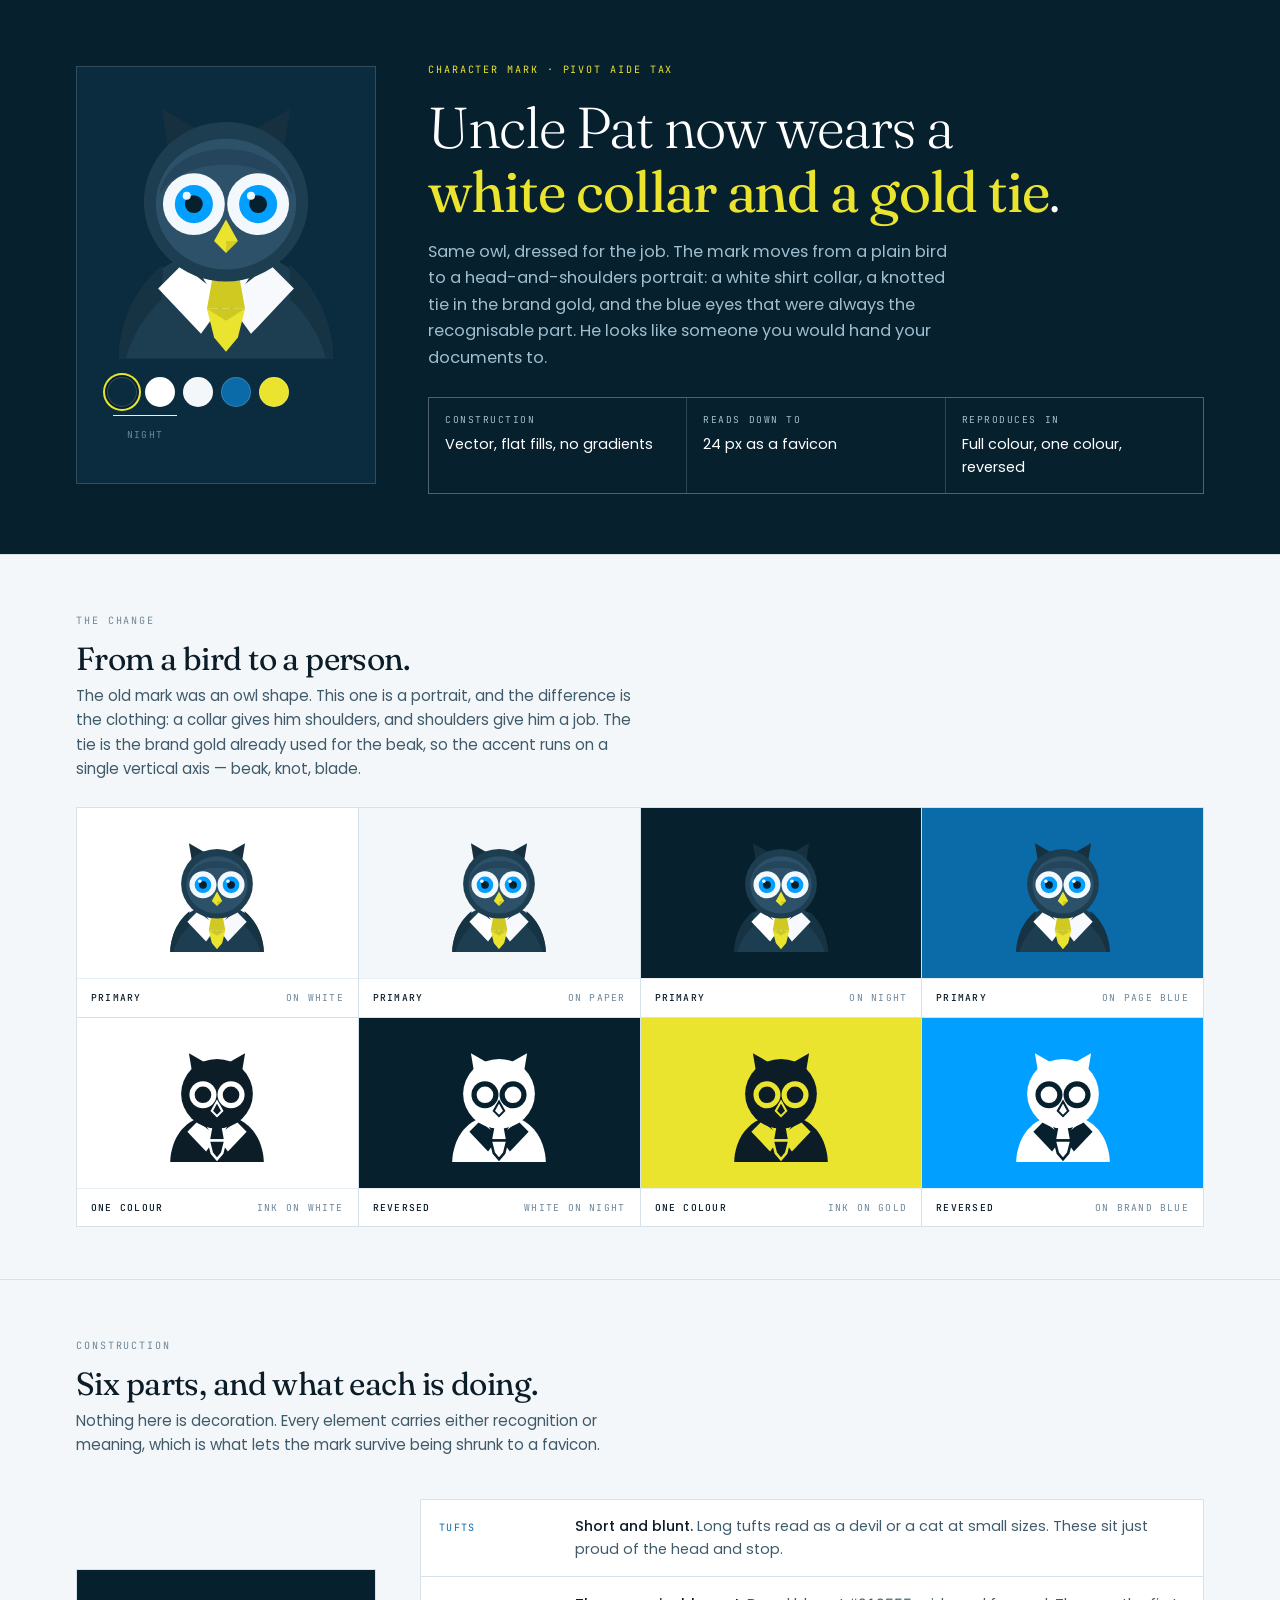
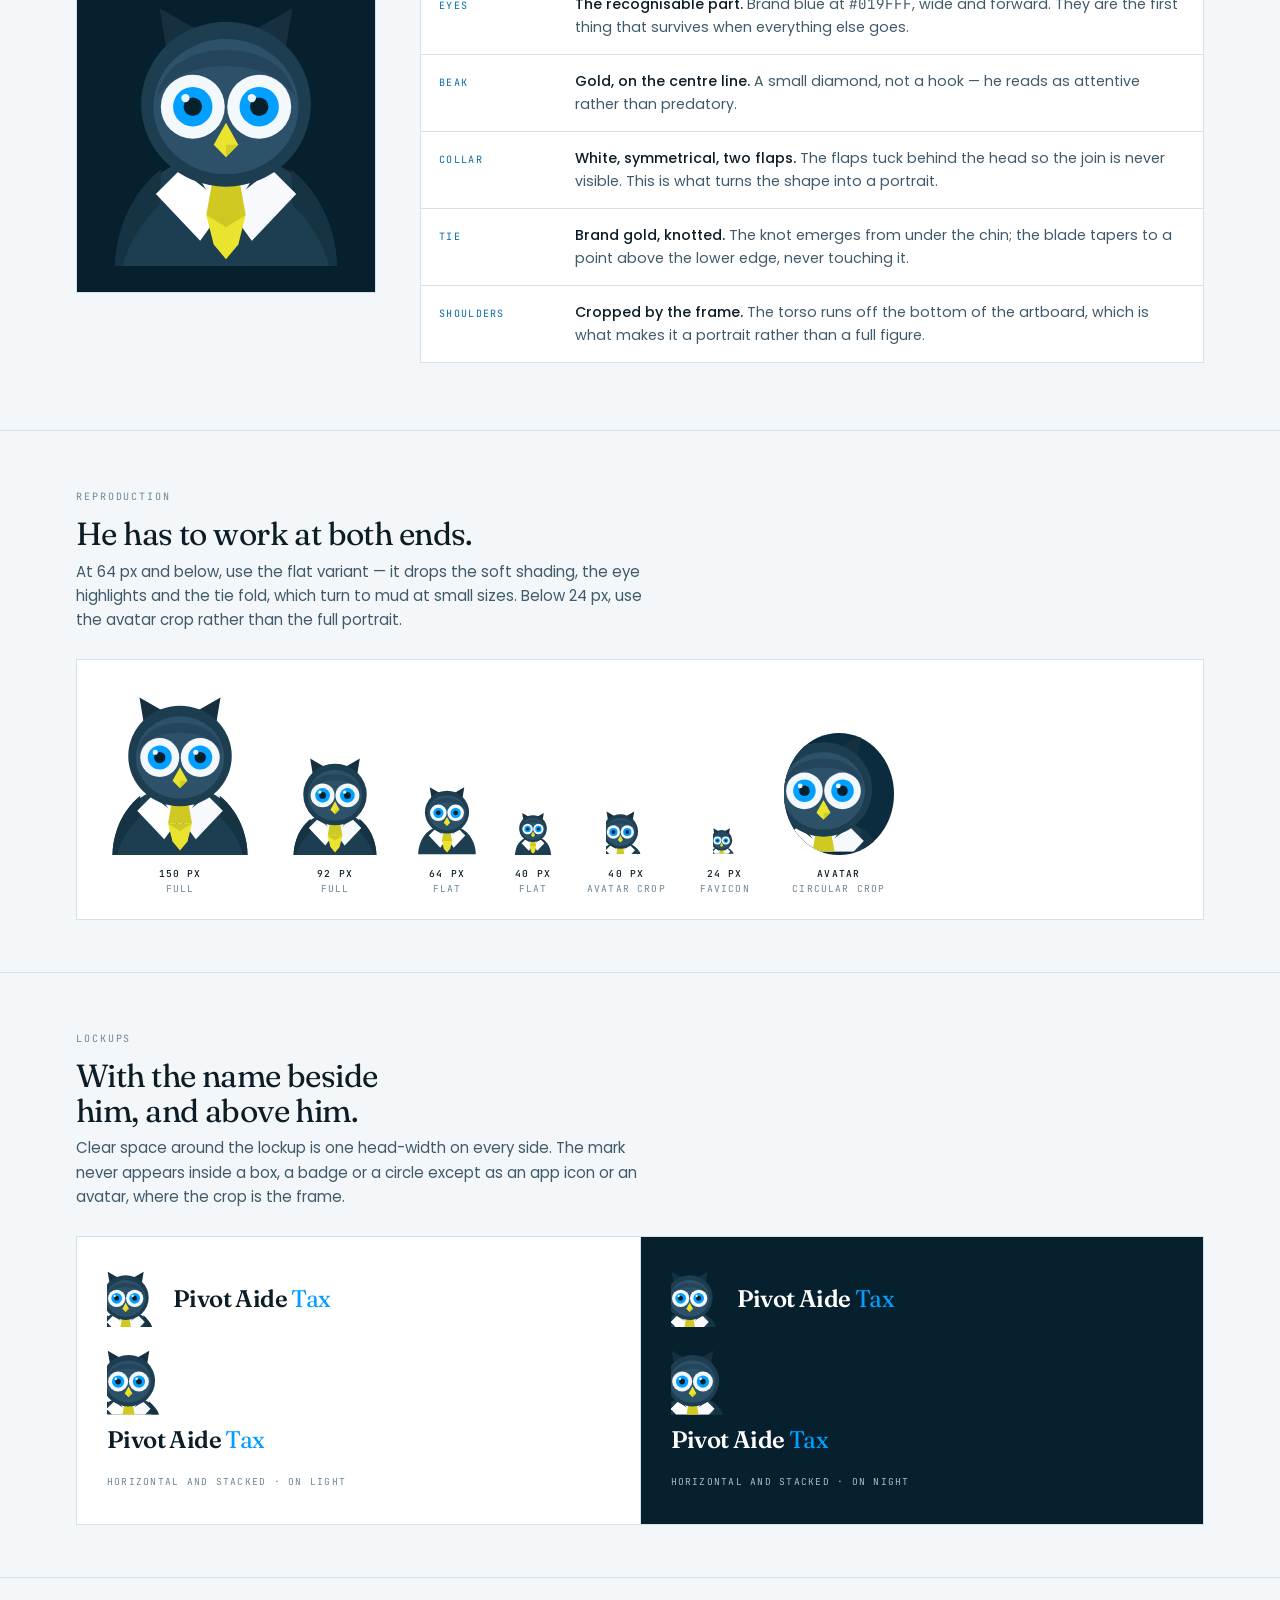
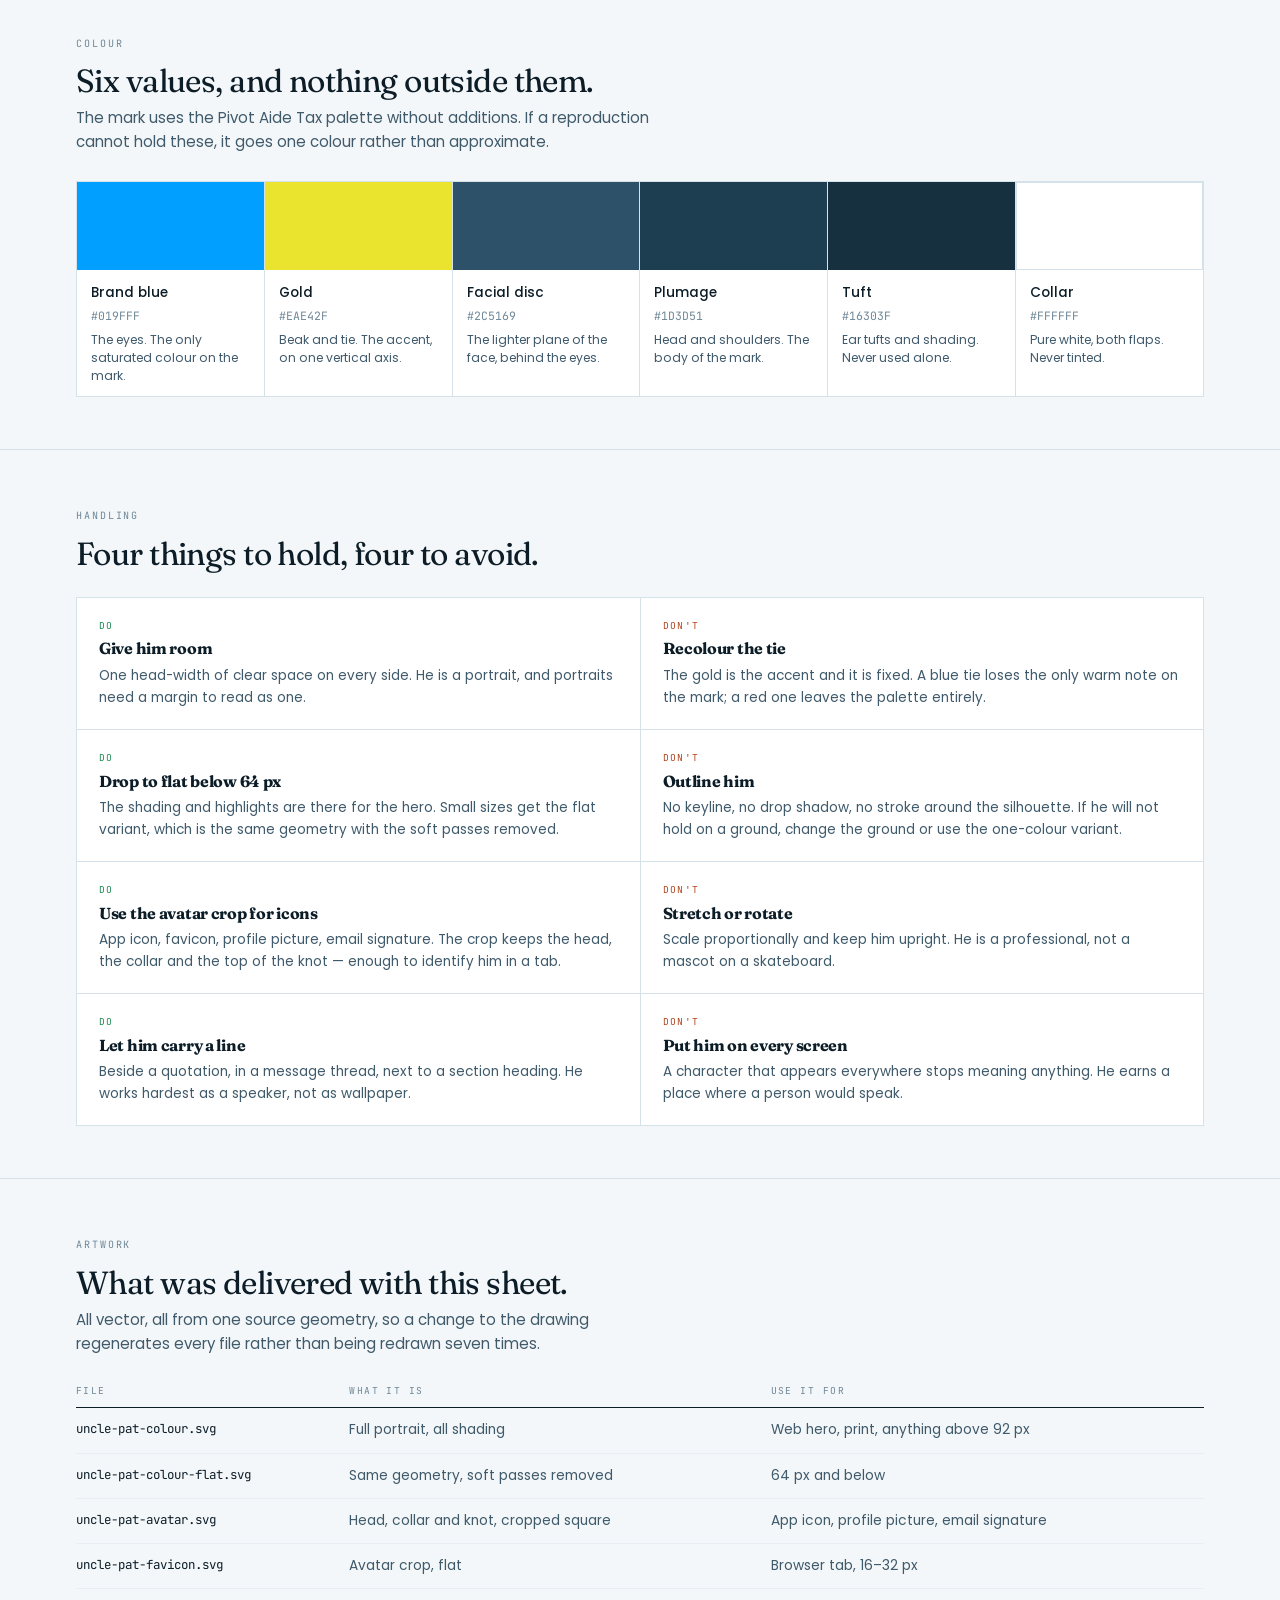
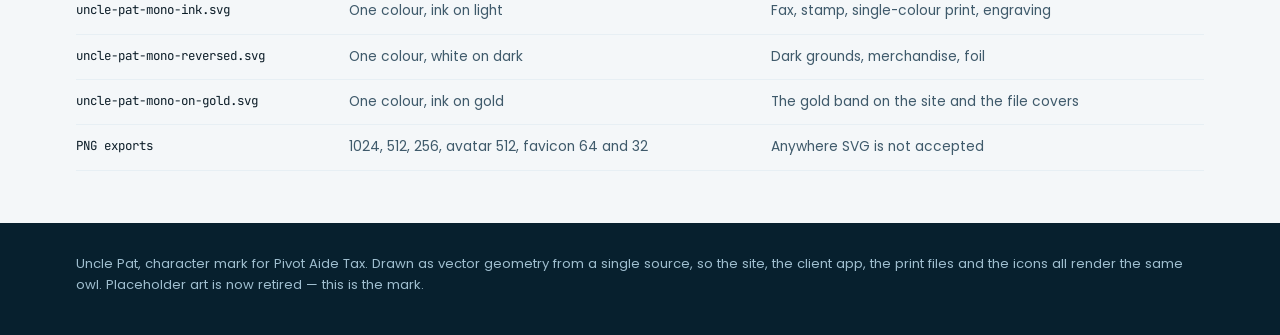
<file: 7 - Uncle Pat Mark Sheet (open in any browser).html>
<!DOCTYPE html><html lang="en"><head><meta charset="utf-8">
<meta name="viewport" content="width=device-width,initial-scale=1">
<style>html{color-scheme:light dark}body{margin:0}img{max-width:100%}[hidden]{display:none!important}</style>
<title>Uncle Pat</title>
<link rel="stylesheet" href="https://fonts.googleapis.com/css2?family=Fraunces:opsz,wght@9..144,300;9..144,400;9..144,600&family=Poppins:wght@300;400;500&family=JetBrains+Mono:wght@400;500&display=swap">

<style>
/* ============================================================
   UNCLE PAT — character mark specimen sheet
   Palette and type inherited from the Pivot Aide Tax system.
   Specimen plates keep literal grounds: a colour proof must not
   shift with the viewer's theme. Only the page chrome is themed.
   ============================================================ */
:root{
  --ink:#0C1D28;
  --ink-2:#3F5A6B;
  --ink-3:#6E8797;
  --paper:#F4F7F9;
  --surface:#FFFFFF;
  --line:#D6E2EA;
  --line-2:#E7EFF4;
  --brand:#019FFF;
  --blue:#0A6BA8;
  --gold:#EAE42F;
  --gold-dp:#9E9915;
  --night:#07202E;
  --night-2:#0B2C3E;
  --night-line:rgba(255,255,255,.16);
  --night-ink:#DCEBF3;
  --night-ink-2:#9FBECF;

  --f-display:'Fraunces', Georgia, 'Times New Roman', serif;
  --f-body:'Poppins', system-ui, -apple-system, 'Segoe UI', sans-serif;
  --f-mono:'JetBrains Mono', ui-monospace, 'SF Mono', Menlo, monospace;
  --shell:1180px;
}
@media (prefers-color-scheme: dark){
  :root:not([data-theme="light"]){
    --paper:#08202A; --surface:#0E2C3A; --line:#1E4356; --line-2:#173846;
    --ink:#E6F1F7; --ink-2:#A8C3D2; --ink-3:#7B9AAB; --blue:#3FB4FF; --gold-dp:#EAE42F;
  }
}
:root[data-theme="dark"]{
  --paper:#08202A; --surface:#0E2C3A; --line:#1E4356; --line-2:#173846;
  --ink:#E6F1F7; --ink-2:#A8C3D2; --ink-3:#7B9AAB; --blue:#3FB4FF; --gold-dp:#EAE42F;
}

*{ box-sizing:border-box; }
body{ margin:0; background:var(--paper); color:var(--ink);
  font-family:var(--f-body); font-size:15px; line-height:1.62;
  -webkit-font-smoothing:antialiased; }
h1,h2,h3{ font-family:var(--f-display); margin:0; line-height:1.1;
  letter-spacing:-.018em; text-wrap:balance; font-variation-settings:'SOFT' 20; }
p{ margin:0; max-width:66ch; }
svg.owl{ display:block; width:100%; height:auto; }

.shell{ width:100%; max-width:var(--shell); margin:0 auto; padding:0 26px; }
.eyebrow{ font-family:var(--f-mono); font-size:.63rem; letter-spacing:.19em;
  text-transform:uppercase; color:var(--ink-3); }
.eyebrow.on-night{ color:var(--gold); }

/* ---------- hero ---------- */
.hero{ background:var(--night); color:#fff; padding:56px 0 60px; }
.hero .in{ display:grid; grid-template-columns:300px 1fr; gap:52px; align-items:center; }
.hero .plate{ background:var(--night-2); border:1px solid var(--night-line);
  padding:30px; display:grid; gap:18px; }
.hero h1{ font-size:clamp(2.4rem,5vw,3.6rem); font-weight:300; color:#fff; margin-top:16px; }
.hero h1 em{ font-style:normal; color:var(--gold); font-weight:400; }
.hero .lede{ color:var(--night-ink-2); font-size:1.02rem; margin-top:16px; max-width:52ch; }
.hero dl{ margin:26px 0 0; display:grid; grid-template-columns:repeat(3,minmax(0,1fr));
  gap:1px; background:var(--night-line); border:1px solid var(--night-line); }
.hero dl > div{ background:var(--night); padding:14px 16px; }
.hero dt{ font-family:var(--f-mono); font-size:.6rem; letter-spacing:.16em;
  text-transform:uppercase; color:var(--night-ink-2); }
.hero dd{ margin:5px 0 0; font-size:.9rem; color:#fff; }

/* ground switcher — a mark review needs to see it on real grounds */
.grounds{ display:flex; gap:8px; align-items:center; flex-wrap:wrap; }
.grounds button{ width:30px; height:30px; border-radius:50%; border:1px solid var(--night-line);
  cursor:pointer; padding:0; font:inherit; }
.grounds button[aria-pressed="true"]{ box-shadow:0 0 0 2px var(--night), 0 0 0 4px var(--gold); }
.grounds .cap{ font-family:var(--f-mono); font-size:.6rem; letter-spacing:.14em;
  text-transform:uppercase; color:var(--night-ink-2); margin-left:6px; }

/* ---------- sections ---------- */
section{ padding:52px 0; border-top:1px solid var(--line); }
.sechead{ max-width:64ch; margin-bottom:26px; }
.sechead h2{ font-size:clamp(1.5rem,2.6vw,2rem); font-weight:400; margin:9px 0 8px; }
.sechead p{ color:var(--ink-2); font-size:.94rem; }

/* ---------- specimen plates ---------- */
.plates{ display:grid; grid-template-columns:repeat(4,1fr); gap:1px;
  background:var(--line); border:1px solid var(--line); }
.plate{ background:var(--surface); display:flex; flex-direction:column; }
.plate .art{ flex:1; display:flex; align-items:center; justify-content:center;
  padding:26px 22px 22px; min-height:170px; }
.plate .art svg{ width:104px; }
.plate .cap{ border-top:1px solid var(--line-2); padding:11px 14px;
  font-family:var(--f-mono); font-size:.6rem; letter-spacing:.13em; text-transform:uppercase;
  color:var(--ink-3); display:flex; justify-content:space-between; gap:10px; }
.plate .cap b{ color:var(--ink); font-weight:500; }
/* literal specimen grounds — deliberately not themed */
.g-white{ background:#FFFFFF; }
.g-paper{ background:#F4F7F9; }
.g-night{ background:#07202E; }
.g-blue { background:#0A6BA8; }
.g-gold { background:#EAE42F; }
.g-brand{ background:#019FFF; }

/* ---------- size ladder ---------- */
.sizes{ display:flex; align-items:flex-end; gap:34px; flex-wrap:wrap;
  border:1px solid var(--line); background:var(--surface); padding:30px 28px 22px; }
.sizes figure{ margin:0; display:flex; flex-direction:column; align-items:center; gap:11px; }
.sizes figcaption{ font-family:var(--f-mono); font-size:.6rem; letter-spacing:.12em;
  text-transform:uppercase; color:var(--ink-3); text-align:center; }
.sizes figcaption b{ display:block; color:var(--ink); font-weight:500; }

/* ---------- anatomy ---------- */
.anat{ display:grid; grid-template-columns:minmax(0,300px) 1fr; gap:44px; align-items:center; }
.anat .fig{ background:var(--night); border:1px solid var(--line); padding:26px; }
.parts{ display:grid; gap:1px; background:var(--line); border:1px solid var(--line); }
.part{ background:var(--surface); display:grid; grid-template-columns:118px 1fr;
  gap:18px; padding:15px 18px; align-items:baseline; }
.part dt{ font-family:var(--f-mono); font-size:.63rem; letter-spacing:.13em;
  text-transform:uppercase; color:var(--blue); }
.part dd{ margin:0; font-size:.89rem; color:var(--ink-2); }
.part dd b{ color:var(--ink); font-weight:500; }

/* ---------- colour ---------- */
.swatches{ display:grid; grid-template-columns:repeat(6,1fr); gap:1px;
  background:var(--line); border:1px solid var(--line); }
.sw{ background:var(--surface); }
.sw .chip{ height:88px; }
.sw .meta{ padding:12px 14px; }
.sw .n{ font-size:.85rem; font-weight:500; }
.sw .hex{ font-family:var(--f-mono); font-size:.72rem; color:var(--ink-3); margin-top:3px; }
.sw .use{ font-size:.76rem; color:var(--ink-2); margin-top:6px; line-height:1.45; }

/* ---------- lockups ---------- */
.locks{ display:grid; grid-template-columns:1fr 1fr; gap:1px;
  background:var(--line); border:1px solid var(--line); }
.lock{ background:var(--surface); padding:34px 30px; display:flex; flex-direction:column; gap:22px; }
.lock.night{ background:var(--night); }
.lockup{ display:flex; align-items:center; gap:14px; }
.lockup svg{ width:52px; flex:none; }
.lockup .wm{ font-family:var(--f-display); font-weight:600; font-size:1.5rem;
  letter-spacing:-.025em; line-height:1; }
.lockup .wm span{ color:var(--brand); font-weight:400; }
.lock.night .lockup .wm{ color:#fff; }
.lockup.stack{ flex-direction:column; align-items:flex-start; gap:12px; }
.lockup.stack svg{ width:60px; }
.lock .cap{ font-family:var(--f-mono); font-size:.6rem; letter-spacing:.13em;
  text-transform:uppercase; color:var(--ink-3); margin-top:auto; }
.lock.night .cap{ color:var(--night-ink-2); }

/* ---------- rules ---------- */
.rules{ display:grid; grid-template-columns:1fr 1fr; gap:1px;
  background:var(--line); border:1px solid var(--line); }
.rule{ background:var(--surface); padding:20px 22px; display:grid; gap:7px; }
.rule .k{ font-family:var(--f-mono); font-size:.6rem; letter-spacing:.15em;
  text-transform:uppercase; }
.rule.do .k{ color:#1F8A54; }
.rule.dont .k{ color:#B4451F; }
.rule h3{ font-size:1rem; }
.rule p{ font-size:.85rem; color:var(--ink-2); }

/* ---------- files ---------- */
.files{ width:100%; border-collapse:collapse; }
.files th{ text-align:left; font-family:var(--f-mono); font-size:.6rem; letter-spacing:.15em;
  text-transform:uppercase; color:var(--ink-3); font-weight:400;
  padding:0 14px 9px 0; border-bottom:1.5px solid var(--ink); }
.files td{ padding:11px 14px 11px 0; border-bottom:1px solid var(--line-2);
  font-size:.86rem; vertical-align:top; color:var(--ink-2); }
.files td:first-child{ font-family:var(--f-mono); font-size:.78rem; color:var(--ink);
  white-space:nowrap; }
.tablewrap{ overflow-x:auto; }

footer{ background:var(--night); color:var(--night-ink-2); padding:30px 0 40px;
  font-size:.82rem; }

@media (max-width:980px){
  .hero .in{ grid-template-columns:1fr; gap:34px; }
  .plates{ grid-template-columns:repeat(2,1fr); }
  .swatches{ grid-template-columns:repeat(3,1fr); }
  .anat{ grid-template-columns:1fr; gap:28px; }
  .locks,.rules{ grid-template-columns:1fr; }
  .hero dl{ grid-template-columns:1fr; }
}
@media (max-width:560px){
  .plates{ grid-template-columns:1fr; }
  .swatches{ grid-template-columns:repeat(2,1fr); }
  .part{ grid-template-columns:1fr; gap:4px; }
}
@media (prefers-reduced-motion:reduce){ *{ animation:none!important; transition:none!important; } }
</style>
</head>
<body>

<svg width="0" height="0" style="position:absolute" aria-hidden="true">
<symbol id="pat" viewBox="0 0 200 220">
  <!-- torso -->
  <path d="M100 128 C140 128 172 150 184 186 C188 198 190 209 190 220 L10 220 C10 209 12 198 16 186 C28 150 60 128 100 128 Z" fill="#1D3D51"/>
  <path d="M46 170 C32 184 21 200 16 220 L10 220 C10 209 12 198 16 186 C22 168 33 152 47 141 Z" fill="#163344"/>
  <path d="M154 170 C168 184 179 200 184 220 L190 220 C190 209 188 198 184 186 C178 168 167 152 153 141 Z" fill="#163344"/>
  <!-- shirt behind the collar -->
  <path d="M66 128 L134 128 L100 184 Z" fill="#FFFFFF"/>
  <!-- collar flaps -->
  <path d="M63 141 L100 170 L79 199 L43 161 Z" fill="#FFFFFF"/>
  <path d="M137 141 L100 170 L121 199 L157 161 Z" fill="#FFFFFF"/>
  <path d="M137 141 L100 170 L121 199 L157 161 Z" fill="#E3ECF3" opacity=".3"/>
  <!-- tie -->
  <path d="M89 150 L111 150 L116 178 L84 178 Z" fill="#CFC922"/>
  <path d="M84 178 L116 178 L110 202 L100 214 L90 202 Z" fill="#EAE42F"/>
  <path d="M84 178 L116 178 L100 188 Z" fill="#B4AE18" opacity=".5"/>
  <!-- ear tufts -->
  <path d="M52 46 L46 10 L88 34 Z" fill="#16303F"/>
  <path d="M148 46 L154 10 L112 34 Z" fill="#16303F"/>
  <!-- head -->
  <ellipse cx="100" cy="88" rx="69" ry="67" fill="#1D3D51"/>
  <!-- facial disc -->
  <ellipse cx="100" cy="90" rx="59" ry="55" fill="#2C5169"/>
  <!-- brow -->
  <path d="M100 44 C132 44 152 60 156 82 C146 66 126 57 100 57 C74 57 54 66 44 82 C48 60 68 44 100 44 Z" fill="#24455B"/>
  <!-- eyes -->
  <circle cx="73" cy="90" r="26" fill="#F2F8FC"/>
  <circle cx="127" cy="90" r="26" fill="#F2F8FC"/>
  <circle cx="73" cy="90" r="16" fill="#019FFF"/>
  <circle cx="127" cy="90" r="16" fill="#019FFF"/>
  <circle cx="73" cy="90" r="7.5" fill="#06202D"/>
  <circle cx="127" cy="90" r="7.5" fill="#06202D"/>
  <circle cx="67" cy="83" r="3.4" fill="#FFFFFF" opacity=".92"/>
  <circle cx="121" cy="83" r="3.4" fill="#FFFFFF" opacity=".92"/>
  <!-- beak -->
  <path d="M100 103 L110 121 L100 131 L90 121 Z" fill="#EAE42F"/>
  <path d="M100 121 L110 121 L100 131 Z" fill="#B4AE18" opacity=".45"/>
</symbol>
<symbol id="pat-flat" viewBox="0 0 200 220">
  <!-- torso -->
  <path d="M100 128 C140 128 172 150 184 186 C188 198 190 209 190 220 L10 220 C10 209 12 198 16 186 C28 150 60 128 100 128 Z" fill="#1D3D51"/>
  
  <!-- shirt behind the collar -->
  <path d="M66 128 L134 128 L100 184 Z" fill="#FFFFFF"/>
  <!-- collar flaps -->
  <path d="M63 141 L100 170 L79 199 L43 161 Z" fill="#FFFFFF"/>
  <path d="M137 141 L100 170 L121 199 L157 161 Z" fill="#FFFFFF"/>
  
  <!-- tie -->
  <path d="M89 150 L111 150 L116 178 L84 178 Z" fill="#CFC922"/>
  <path d="M84 178 L116 178 L110 202 L100 214 L90 202 Z" fill="#EAE42F"/>
  
  <!-- ear tufts -->
  <path d="M52 46 L46 10 L88 34 Z" fill="#16303F"/>
  <path d="M148 46 L154 10 L112 34 Z" fill="#16303F"/>
  <!-- head -->
  <ellipse cx="100" cy="88" rx="69" ry="67" fill="#1D3D51"/>
  <!-- facial disc -->
  <ellipse cx="100" cy="90" rx="59" ry="55" fill="#2C5169"/>
  <!-- brow -->
  <path d="M100 44 C132 44 152 60 156 82 C146 66 126 57 100 57 C74 57 54 66 44 82 C48 60 68 44 100 44 Z" fill="#24455B"/>
  <!-- eyes -->
  <circle cx="73" cy="90" r="26" fill="#F2F8FC"/>
  <circle cx="127" cy="90" r="26" fill="#F2F8FC"/>
  <circle cx="73" cy="90" r="16" fill="#019FFF"/>
  <circle cx="127" cy="90" r="16" fill="#019FFF"/>
  <circle cx="73" cy="90" r="7.5" fill="#06202D"/>
  <circle cx="127" cy="90" r="7.5" fill="#06202D"/>
  
  <!-- beak -->
  <path d="M100 103 L110 121 L100 131 L90 121 Z" fill="#EAE42F"/>
  
</symbol>
<symbol id="pat-ink" viewBox="0 0 200 220">
  <!-- torso -->
  <path d="M100 128 C140 128 172 150 184 186 C188 198 190 209 190 220 L10 220 C10 209 12 198 16 186 C28 150 60 128 100 128 Z" fill="#0C1D28"/>
  
  <!-- shirt behind the collar -->
  <path d="M66 128 L134 128 L100 184 Z" fill="#FFFFFF"/>
  <!-- collar flaps -->
  <path d="M63 141 L100 170 L79 199 L43 161 Z" fill="#FFFFFF"/>
  <path d="M137 141 L100 170 L121 199 L157 161 Z" fill="#FFFFFF"/>
  
  <!-- tie -->
  <path d="M89 150 L111 150 L116 178 L84 178 Z" fill="#0C1D28" stroke="#FFFFFF" stroke-width="5"/>
  <path d="M84 178 L116 178 L110 202 L100 214 L90 202 Z" fill="#0C1D28" stroke="#FFFFFF" stroke-width="5"/>
  
  <!-- ear tufts -->
  <path d="M52 46 L46 10 L88 34 Z" fill="#0C1D28"/>
  <path d="M148 46 L154 10 L112 34 Z" fill="#0C1D28"/>
  <!-- head -->
  <ellipse cx="100" cy="88" rx="69" ry="67" fill="#0C1D28"/>
  <!-- facial disc -->
  <ellipse cx="100" cy="90" rx="59" ry="55" fill="#0C1D28"/>
  <!-- brow -->
  <path d="M100 44 C132 44 152 60 156 82 C146 66 126 57 100 57 C74 57 54 66 44 82 C48 60 68 44 100 44 Z" fill="#0C1D28"/>
  <!-- eyes -->
  <circle cx="73" cy="90" r="26" fill="#FFFFFF"/>
  <circle cx="127" cy="90" r="26" fill="#FFFFFF"/>
  <circle cx="73" cy="90" r="16" fill="#0C1D28"/>
  <circle cx="127" cy="90" r="16" fill="#0C1D28"/>
  <circle cx="73" cy="90" r="7.5" fill="#0C1D28"/>
  <circle cx="127" cy="90" r="7.5" fill="#0C1D28"/>
  
  <!-- beak -->
  <path d="M100 103 L110 121 L100 131 L90 121 Z" fill="#0C1D28" stroke="#FFFFFF" stroke-width="4"/>
  
</symbol>
<symbol id="pat-rev" viewBox="0 0 200 220">
  <!-- torso -->
  <path d="M100 128 C140 128 172 150 184 186 C188 198 190 209 190 220 L10 220 C10 209 12 198 16 186 C28 150 60 128 100 128 Z" fill="#FFFFFF"/>
  
  <!-- shirt behind the collar -->
  <path d="M66 128 L134 128 L100 184 Z" fill="#07202E"/>
  <!-- collar flaps -->
  <path d="M63 141 L100 170 L79 199 L43 161 Z" fill="#07202E"/>
  <path d="M137 141 L100 170 L121 199 L157 161 Z" fill="#07202E"/>
  
  <!-- tie -->
  <path d="M89 150 L111 150 L116 178 L84 178 Z" fill="#FFFFFF" stroke="#07202E" stroke-width="5"/>
  <path d="M84 178 L116 178 L110 202 L100 214 L90 202 Z" fill="#FFFFFF" stroke="#07202E" stroke-width="5"/>
  
  <!-- ear tufts -->
  <path d="M52 46 L46 10 L88 34 Z" fill="#FFFFFF"/>
  <path d="M148 46 L154 10 L112 34 Z" fill="#FFFFFF"/>
  <!-- head -->
  <ellipse cx="100" cy="88" rx="69" ry="67" fill="#FFFFFF"/>
  <!-- facial disc -->
  <ellipse cx="100" cy="90" rx="59" ry="55" fill="#FFFFFF"/>
  <!-- brow -->
  <path d="M100 44 C132 44 152 60 156 82 C146 66 126 57 100 57 C74 57 54 66 44 82 C48 60 68 44 100 44 Z" fill="#FFFFFF"/>
  <!-- eyes -->
  <circle cx="73" cy="90" r="26" fill="#07202E"/>
  <circle cx="127" cy="90" r="26" fill="#07202E"/>
  <circle cx="73" cy="90" r="16" fill="#FFFFFF"/>
  <circle cx="127" cy="90" r="16" fill="#FFFFFF"/>
  <circle cx="73" cy="90" r="7.5" fill="#FFFFFF"/>
  <circle cx="127" cy="90" r="7.5" fill="#FFFFFF"/>
  
  <!-- beak -->
  <path d="M100 103 L110 121 L100 131 L90 121 Z" fill="#FFFFFF" stroke="#07202E" stroke-width="4"/>
  
</symbol>
<symbol id="pat-gold" viewBox="0 0 200 220">
  <!-- torso -->
  <path d="M100 128 C140 128 172 150 184 186 C188 198 190 209 190 220 L10 220 C10 209 12 198 16 186 C28 150 60 128 100 128 Z" fill="#0C1D28"/>
  
  <!-- shirt behind the collar -->
  <path d="M66 128 L134 128 L100 184 Z" fill="#EAE42F"/>
  <!-- collar flaps -->
  <path d="M63 141 L100 170 L79 199 L43 161 Z" fill="#EAE42F"/>
  <path d="M137 141 L100 170 L121 199 L157 161 Z" fill="#EAE42F"/>
  
  <!-- tie -->
  <path d="M89 150 L111 150 L116 178 L84 178 Z" fill="#0C1D28" stroke="#EAE42F" stroke-width="5"/>
  <path d="M84 178 L116 178 L110 202 L100 214 L90 202 Z" fill="#0C1D28" stroke="#EAE42F" stroke-width="5"/>
  
  <!-- ear tufts -->
  <path d="M52 46 L46 10 L88 34 Z" fill="#0C1D28"/>
  <path d="M148 46 L154 10 L112 34 Z" fill="#0C1D28"/>
  <!-- head -->
  <ellipse cx="100" cy="88" rx="69" ry="67" fill="#0C1D28"/>
  <!-- facial disc -->
  <ellipse cx="100" cy="90" rx="59" ry="55" fill="#0C1D28"/>
  <!-- brow -->
  <path d="M100 44 C132 44 152 60 156 82 C146 66 126 57 100 57 C74 57 54 66 44 82 C48 60 68 44 100 44 Z" fill="#0C1D28"/>
  <!-- eyes -->
  <circle cx="73" cy="90" r="26" fill="#EAE42F"/>
  <circle cx="127" cy="90" r="26" fill="#EAE42F"/>
  <circle cx="73" cy="90" r="16" fill="#0C1D28"/>
  <circle cx="127" cy="90" r="16" fill="#0C1D28"/>
  <circle cx="73" cy="90" r="7.5" fill="#0C1D28"/>
  <circle cx="127" cy="90" r="7.5" fill="#0C1D28"/>
  
  <!-- beak -->
  <path d="M100 103 L110 121 L100 131 L90 121 Z" fill="#0C1D28" stroke="#EAE42F" stroke-width="4"/>
  
</symbol>
<symbol id="pat-av" viewBox="22 4 156 172">
  <!-- torso -->
  <path d="M100 128 C140 128 172 150 184 186 C188 198 190 209 190 220 L10 220 C10 209 12 198 16 186 C28 150 60 128 100 128 Z" fill="#1D3D51"/>
  <path d="M46 170 C32 184 21 200 16 220 L10 220 C10 209 12 198 16 186 C22 168 33 152 47 141 Z" fill="#163344"/>
  <path d="M154 170 C168 184 179 200 184 220 L190 220 C190 209 188 198 184 186 C178 168 167 152 153 141 Z" fill="#163344"/>
  <!-- shirt behind the collar -->
  <path d="M66 128 L134 128 L100 184 Z" fill="#FFFFFF"/>
  <!-- collar flaps -->
  <path d="M63 141 L100 170 L79 199 L43 161 Z" fill="#FFFFFF"/>
  <path d="M137 141 L100 170 L121 199 L157 161 Z" fill="#FFFFFF"/>
  <path d="M137 141 L100 170 L121 199 L157 161 Z" fill="#E3ECF3" opacity=".3"/>
  <!-- tie -->
  <path d="M89 150 L111 150 L116 178 L84 178 Z" fill="#CFC922"/>
  <path d="M84 178 L116 178 L110 202 L100 214 L90 202 Z" fill="#EAE42F"/>
  <path d="M84 178 L116 178 L100 188 Z" fill="#B4AE18" opacity=".5"/>
  <!-- ear tufts -->
  <path d="M52 46 L46 10 L88 34 Z" fill="#16303F"/>
  <path d="M148 46 L154 10 L112 34 Z" fill="#16303F"/>
  <!-- head -->
  <ellipse cx="100" cy="88" rx="69" ry="67" fill="#1D3D51"/>
  <!-- facial disc -->
  <ellipse cx="100" cy="90" rx="59" ry="55" fill="#2C5169"/>
  <!-- brow -->
  <path d="M100 44 C132 44 152 60 156 82 C146 66 126 57 100 57 C74 57 54 66 44 82 C48 60 68 44 100 44 Z" fill="#24455B"/>
  <!-- eyes -->
  <circle cx="73" cy="90" r="26" fill="#F2F8FC"/>
  <circle cx="127" cy="90" r="26" fill="#F2F8FC"/>
  <circle cx="73" cy="90" r="16" fill="#019FFF"/>
  <circle cx="127" cy="90" r="16" fill="#019FFF"/>
  <circle cx="73" cy="90" r="7.5" fill="#06202D"/>
  <circle cx="127" cy="90" r="7.5" fill="#06202D"/>
  <circle cx="67" cy="83" r="3.4" fill="#FFFFFF" opacity=".92"/>
  <circle cx="121" cy="83" r="3.4" fill="#FFFFFF" opacity=".92"/>
  <!-- beak -->
  <path d="M100 103 L110 121 L100 131 L90 121 Z" fill="#EAE42F"/>
  <path d="M100 121 L110 121 L100 131 Z" fill="#B4AE18" opacity=".45"/>
</symbol>
<symbol id="pat-avf" viewBox="22 4 156 172">
  <!-- torso -->
  <path d="M100 128 C140 128 172 150 184 186 C188 198 190 209 190 220 L10 220 C10 209 12 198 16 186 C28 150 60 128 100 128 Z" fill="#1D3D51"/>
  
  <!-- shirt behind the collar -->
  <path d="M66 128 L134 128 L100 184 Z" fill="#FFFFFF"/>
  <!-- collar flaps -->
  <path d="M63 141 L100 170 L79 199 L43 161 Z" fill="#FFFFFF"/>
  <path d="M137 141 L100 170 L121 199 L157 161 Z" fill="#FFFFFF"/>
  
  <!-- tie -->
  <path d="M89 150 L111 150 L116 178 L84 178 Z" fill="#CFC922"/>
  <path d="M84 178 L116 178 L110 202 L100 214 L90 202 Z" fill="#EAE42F"/>
  
  <!-- ear tufts -->
  <path d="M52 46 L46 10 L88 34 Z" fill="#16303F"/>
  <path d="M148 46 L154 10 L112 34 Z" fill="#16303F"/>
  <!-- head -->
  <ellipse cx="100" cy="88" rx="69" ry="67" fill="#1D3D51"/>
  <!-- facial disc -->
  <ellipse cx="100" cy="90" rx="59" ry="55" fill="#2C5169"/>
  <!-- brow -->
  <path d="M100 44 C132 44 152 60 156 82 C146 66 126 57 100 57 C74 57 54 66 44 82 C48 60 68 44 100 44 Z" fill="#24455B"/>
  <!-- eyes -->
  <circle cx="73" cy="90" r="26" fill="#F2F8FC"/>
  <circle cx="127" cy="90" r="26" fill="#F2F8FC"/>
  <circle cx="73" cy="90" r="16" fill="#019FFF"/>
  <circle cx="127" cy="90" r="16" fill="#019FFF"/>
  <circle cx="73" cy="90" r="7.5" fill="#06202D"/>
  <circle cx="127" cy="90" r="7.5" fill="#06202D"/>
  
  <!-- beak -->
  <path d="M100 103 L110 121 L100 131 L90 121 Z" fill="#EAE42F"/>
  
</symbol>
</svg>

<header class="hero"><div class="shell in">
  <div>
    <div class="plate" id="heroPlate" style="background:#0B2C3E">
      <svg class="owl " viewBox="0 0 200 220" role="img" aria-label="Uncle Pat"><use href="#pat"></use></svg>
      <div class="grounds" role="group" aria-label="Test ground">
        <button data-bg="#0B2C3E" style="background:#0B2C3E" aria-pressed="true" aria-label="Night"></button>
        <button data-bg="#FFFFFF" style="background:#FFFFFF" aria-pressed="false" aria-label="White"></button>
        <button data-bg="#F4F7F9" style="background:#F4F7F9" aria-pressed="false" aria-label="Paper"></button>
        <button data-bg="#0A6BA8" style="background:#0A6BA8" aria-pressed="false" aria-label="Page blue"></button>
        <button data-bg="#EAE42F" style="background:#EAE42F" aria-pressed="false" aria-label="Gold"></button>
        <span class="cap" id="groundName">Night</span>
      </div>
    </div>
  </div>
  <div>
    <span class="eyebrow on-night">Character mark &middot; Pivot Aide Tax</span>
    <h1>Uncle&nbsp;Pat now wears a <em>white collar and a gold tie</em>.</h1>
    <p class="lede">Same owl, dressed for the job. The mark moves from a plain bird to a
    head-and-shoulders portrait: a white shirt collar, a knotted tie in the brand gold, and the
    blue eyes that were always the recognisable part. He looks like someone you would hand your
    documents to.</p>
    <dl>
      <div><dt>Construction</dt><dd>Vector, flat fills, no gradients</dd></div>
      <div><dt>Reads down to</dt><dd>24&nbsp;px as a favicon</dd></div>
      <div><dt>Reproduces in</dt><dd>Full colour, one colour, reversed</dd></div>
    </dl>
  </div>
</div></header>

<main>

<!-- ============ WHAT CHANGED ============ -->
<section><div class="shell">
  <div class="sechead">
    <span class="eyebrow">The change</span>
    <h2>From a bird to a person.</h2>
    <p>The old mark was an owl shape. This one is a portrait, and the difference is the clothing:
    a collar gives him shoulders, and shoulders give him a job. The tie is the brand gold already
    used for the beak, so the accent runs on a single vertical axis &mdash; beak, knot, blade.</p>
  </div>
  <div class="plates">
    <div class="plate"><div class="art g-white"><svg class="owl " viewBox="0 0 200 220" role="img" aria-label="Uncle Pat"><use href="#pat"></use></svg></div>
      <div class="cap"><b>Primary</b><span>on white</span></div></div>
    <div class="plate"><div class="art g-paper"><svg class="owl " viewBox="0 0 200 220" role="img" aria-label="Uncle Pat"><use href="#pat"></use></svg></div>
      <div class="cap"><b>Primary</b><span>on paper</span></div></div>
    <div class="plate"><div class="art g-night"><svg class="owl " viewBox="0 0 200 220" role="img" aria-label="Uncle Pat"><use href="#pat"></use></svg></div>
      <div class="cap"><b>Primary</b><span>on night</span></div></div>
    <div class="plate"><div class="art g-blue"><svg class="owl " viewBox="0 0 200 220" role="img" aria-label="Uncle Pat"><use href="#pat"></use></svg></div>
      <div class="cap"><b>Primary</b><span>on page blue</span></div></div>
    <div class="plate"><div class="art g-white"><svg class="owl " viewBox="0 0 200 220" role="img" aria-label="Uncle Pat"><use href="#pat-ink"></use></svg></div>
      <div class="cap"><b>One colour</b><span>ink on white</span></div></div>
    <div class="plate"><div class="art g-night"><svg class="owl " viewBox="0 0 200 220" role="img" aria-label="Uncle Pat"><use href="#pat-rev"></use></svg></div>
      <div class="cap"><b>Reversed</b><span>white on night</span></div></div>
    <div class="plate"><div class="art g-gold"><svg class="owl " viewBox="0 0 200 220" role="img" aria-label="Uncle Pat"><use href="#pat-gold"></use></svg></div>
      <div class="cap"><b>One colour</b><span>ink on gold</span></div></div>
    <div class="plate"><div class="art g-brand"><svg class="owl " viewBox="0 0 200 220" role="img" aria-label="Uncle Pat"><use href="#pat-rev"></use></svg></div>
      <div class="cap"><b>Reversed</b><span>on brand blue</span></div></div>
  </div>
</div></section>

<!-- ============ ANATOMY ============ -->
<section><div class="shell">
  <div class="sechead">
    <span class="eyebrow">Construction</span>
    <h2>Six parts, and what each is doing.</h2>
    <p>Nothing here is decoration. Every element carries either recognition or meaning, which is
    what lets the mark survive being shrunk to a favicon.</p>
  </div>
  <div class="anat">
    <div class="fig"><svg class="owl " viewBox="0 0 200 220" role="img" aria-label="Uncle Pat"><use href="#pat"></use></svg></div>
    <dl class="parts">
      <div class="part"><dt>Tufts</dt><dd><b>Short and blunt.</b> Long tufts read as a devil or a
      cat at small sizes. These sit just proud of the head and stop.</dd></div>
      <div class="part"><dt>Eyes</dt><dd><b>The recognisable part.</b> Brand blue at
      <span style="font-family:var(--f-mono)">#019FFF</span>, wide and forward. They are the first
      thing that survives when everything else goes.</dd></div>
      <div class="part"><dt>Beak</dt><dd><b>Gold, on the centre line.</b> A small diamond, not a
      hook &mdash; he reads as attentive rather than predatory.</dd></div>
      <div class="part"><dt>Collar</dt><dd><b>White, symmetrical, two flaps.</b> The flaps tuck
      behind the head so the join is never visible. This is what turns the shape into a portrait.</dd></div>
      <div class="part"><dt>Tie</dt><dd><b>Brand gold, knotted.</b> The knot emerges from under the
      chin; the blade tapers to a point above the lower edge, never touching it.</dd></div>
      <div class="part"><dt>Shoulders</dt><dd><b>Cropped by the frame.</b> The torso runs off the
      bottom of the artboard, which is what makes it a portrait rather than a full figure.</dd></div>
    </dl>
  </div>
</div></section>

<!-- ============ SIZES ============ -->
<section><div class="shell">
  <div class="sechead">
    <span class="eyebrow">Reproduction</span>
    <h2>He has to work at both ends.</h2>
    <p>At 64&nbsp;px and below, use the flat variant &mdash; it drops the soft shading, the eye
    highlights and the tie fold, which turn to mud at small sizes. Below 24&nbsp;px, use the
    avatar crop rather than the full portrait.</p>
  </div>
  <div class="sizes">
    <figure><div style="width:150px"><svg class="owl " viewBox="0 0 200 220" role="img" aria-label="Uncle Pat"><use href="#pat"></use></svg></div><figcaption><b>150&nbsp;px</b>full</figcaption></figure>
    <figure><div style="width:92px"><svg class="owl " viewBox="0 0 200 220" role="img" aria-label="Uncle Pat"><use href="#pat"></use></svg></div><figcaption><b>92&nbsp;px</b>full</figcaption></figure>
    <figure><div style="width:64px"><svg class="owl " viewBox="0 0 200 220" role="img" aria-label="Uncle Pat"><use href="#pat-flat"></use></svg></div><figcaption><b>64&nbsp;px</b>flat</figcaption></figure>
    <figure><div style="width:40px"><svg class="owl " viewBox="0 0 200 220" role="img" aria-label="Uncle Pat"><use href="#pat-flat"></use></svg></div><figcaption><b>40&nbsp;px</b>flat</figcaption></figure>
    <figure><div style="width:40px"><svg class="owl " viewBox="22 4 156 172" role="img" aria-label="Uncle Pat"><use href="#pat-avf"></use></svg></div><figcaption><b>40&nbsp;px</b>avatar crop</figcaption></figure>
    <figure><div style="width:24px"><svg class="owl " viewBox="22 4 156 172" role="img" aria-label="Uncle Pat"><use href="#pat-avf"></use></svg></div><figcaption><b>24&nbsp;px</b>favicon</figcaption></figure>
    <figure><div style="width:110px;border-radius:50%;overflow:hidden;background:#0B2C3E"><svg class="owl " viewBox="22 4 156 172" role="img" aria-label="Uncle Pat"><use href="#pat-av"></use></svg></div>
      <figcaption><b>Avatar</b>circular crop</figcaption></figure>
  </div>
</div></section>

<!-- ============ LOCKUPS ============ -->
<section><div class="shell">
  <div class="sechead">
    <span class="eyebrow">Lockups</span>
    <h2>With the name beside him, and above him.</h2>
    <p>Clear space around the lockup is one head-width on every side. The mark never appears
    inside a box, a badge or a circle except as an app icon or an avatar, where the crop is the
    frame.</p>
  </div>
  <div class="locks">
    <div class="lock">
      <div class="lockup"><svg class="owl " viewBox="22 4 156 172" role="img" aria-label="Uncle Pat"><use href="#pat-av"></use></svg><span class="wm">Pivot Aide <span>Tax</span></span></div>
      <div class="lockup stack"><svg class="owl " viewBox="22 4 156 172" role="img" aria-label="Uncle Pat"><use href="#pat-av"></use></svg><span class="wm">Pivot Aide <span>Tax</span></span></div>
      <div class="cap">Horizontal and stacked &middot; on light</div>
    </div>
    <div class="lock night">
      <div class="lockup"><svg class="owl " viewBox="22 4 156 172" role="img" aria-label="Uncle Pat"><use href="#pat-av"></use></svg><span class="wm">Pivot Aide <span>Tax</span></span></div>
      <div class="lockup stack"><svg class="owl " viewBox="22 4 156 172" role="img" aria-label="Uncle Pat"><use href="#pat-av"></use></svg><span class="wm">Pivot Aide <span>Tax</span></span></div>
      <div class="cap">Horizontal and stacked &middot; on night</div>
    </div>
  </div>
</div></section>

<!-- ============ COLOUR ============ -->
<section><div class="shell">
  <div class="sechead">
    <span class="eyebrow">Colour</span>
    <h2>Six values, and nothing outside them.</h2>
    <p>The mark uses the Pivot Aide Tax palette without additions. If a reproduction cannot hold
    these, it goes one colour rather than approximate.</p>
  </div>
  <div class="swatches">
    <div class="sw"><div class="chip" style="background:#019FFF"></div><div class="meta">
      <div class="n">Brand blue</div><div class="hex">#019FFF</div>
      <div class="use">The eyes. The only saturated colour on the mark.</div></div></div>
    <div class="sw"><div class="chip" style="background:#EAE42F"></div><div class="meta">
      <div class="n">Gold</div><div class="hex">#EAE42F</div>
      <div class="use">Beak and tie. The accent, on one vertical axis.</div></div></div>
    <div class="sw"><div class="chip" style="background:#2C5169"></div><div class="meta">
      <div class="n">Facial disc</div><div class="hex">#2C5169</div>
      <div class="use">The lighter plane of the face, behind the eyes.</div></div></div>
    <div class="sw"><div class="chip" style="background:#1D3D51"></div><div class="meta">
      <div class="n">Plumage</div><div class="hex">#1D3D51</div>
      <div class="use">Head and shoulders. The body of the mark.</div></div></div>
    <div class="sw"><div class="chip" style="background:#16303F"></div><div class="meta">
      <div class="n">Tuft</div><div class="hex">#16303F</div>
      <div class="use">Ear tufts and shading. Never used alone.</div></div></div>
    <div class="sw"><div class="chip" style="background:#FFFFFF;box-shadow:inset 0 0 0 1px var(--line)"></div><div class="meta">
      <div class="n">Collar</div><div class="hex">#FFFFFF</div>
      <div class="use">Pure white, both flaps. Never tinted.</div></div></div>
  </div>
</div></section>

<!-- ============ RULES ============ -->
<section><div class="shell">
  <div class="sechead">
    <span class="eyebrow">Handling</span>
    <h2>Four things to hold, four to avoid.</h2>
  </div>
  <div class="rules">
    <div class="rule do"><span class="k">Do</span><h3>Give him room</h3>
      <p>One head-width of clear space on every side. He is a portrait, and portraits need a
      margin to read as one.</p></div>
    <div class="rule dont"><span class="k">Don't</span><h3>Recolour the tie</h3>
      <p>The gold is the accent and it is fixed. A blue tie loses the only warm note on the mark;
      a red one leaves the palette entirely.</p></div>
    <div class="rule do"><span class="k">Do</span><h3>Drop to flat below 64&nbsp;px</h3>
      <p>The shading and highlights are there for the hero. Small sizes get the flat variant, which
      is the same geometry with the soft passes removed.</p></div>
    <div class="rule dont"><span class="k">Don't</span><h3>Outline him</h3>
      <p>No keyline, no drop shadow, no stroke around the silhouette. If he will not hold on a
      ground, change the ground or use the one-colour variant.</p></div>
    <div class="rule do"><span class="k">Do</span><h3>Use the avatar crop for icons</h3>
      <p>App icon, favicon, profile picture, email signature. The crop keeps the head, the collar
      and the top of the knot &mdash; enough to identify him in a tab.</p></div>
    <div class="rule dont"><span class="k">Don't</span><h3>Stretch or rotate</h3>
      <p>Scale proportionally and keep him upright. He is a professional, not a mascot on a
      skateboard.</p></div>
    <div class="rule do"><span class="k">Do</span><h3>Let him carry a line</h3>
      <p>Beside a quotation, in a message thread, next to a section heading. He works hardest as a
      speaker, not as wallpaper.</p></div>
    <div class="rule dont"><span class="k">Don't</span><h3>Put him on every screen</h3>
      <p>A character that appears everywhere stops meaning anything. He earns a place where a
      person would speak.</p></div>
  </div>
</div></section>

<!-- ============ FILES ============ -->
<section><div class="shell">
  <div class="sechead">
    <span class="eyebrow">Artwork</span>
    <h2>What was delivered with this sheet.</h2>
    <p>All vector, all from one source geometry, so a change to the drawing regenerates every
    file rather than being redrawn seven times.</p>
  </div>
  <div class="tablewrap"><table class="files">
    <tr><th>File</th><th>What it is</th><th>Use it for</th></tr>
    <tr><td>uncle-pat-colour.svg</td><td>Full portrait, all shading</td><td>Web hero, print, anything above 92&nbsp;px</td></tr>
    <tr><td>uncle-pat-colour-flat.svg</td><td>Same geometry, soft passes removed</td><td>64&nbsp;px and below</td></tr>
    <tr><td>uncle-pat-avatar.svg</td><td>Head, collar and knot, cropped square</td><td>App icon, profile picture, email signature</td></tr>
    <tr><td>uncle-pat-favicon.svg</td><td>Avatar crop, flat</td><td>Browser tab, 16&ndash;32&nbsp;px</td></tr>
    <tr><td>uncle-pat-mono-ink.svg</td><td>One colour, ink on light</td><td>Fax, stamp, single-colour print, engraving</td></tr>
    <tr><td>uncle-pat-mono-reversed.svg</td><td>One colour, white on dark</td><td>Dark grounds, merchandise, foil</td></tr>
    <tr><td>uncle-pat-mono-on-gold.svg</td><td>One colour, ink on gold</td><td>The gold band on the site and the file covers</td></tr>
    <tr><td>PNG exports</td><td>1024, 512, 256, avatar 512, favicon 64 and 32</td><td>Anywhere SVG is not accepted</td></tr>
  </table></div>
</div></section>

</main>

<footer><div class="shell">
  Uncle Pat, character mark for Pivot Aide Tax. Drawn as vector geometry from a single source, so
  the site, the client app, the print files and the icons all render the same owl. Placeholder art
  is now retired &mdash; this is the mark.
</div></footer>

<script>
(function(){
  var plate = document.getElementById('heroPlate');
  var name  = document.getElementById('groundName');
  var names = { '#0B2C3E':'Night', '#FFFFFF':'White', '#F4F7F9':'Paper',
                '#0A6BA8':'Page blue', '#EAE42F':'Gold' };
  document.querySelectorAll('.grounds button').forEach(function(b){
    b.addEventListener('click', function(){
      var bg = b.dataset.bg;
      plate.style.background = bg;
      name.textContent = names[bg] || '';
      document.querySelectorAll('.grounds button').forEach(function(o){
        o.setAttribute('aria-pressed', o === b ? 'true' : 'false');
      });
    });
  });
})();
</script>

</body></html>
</file>
